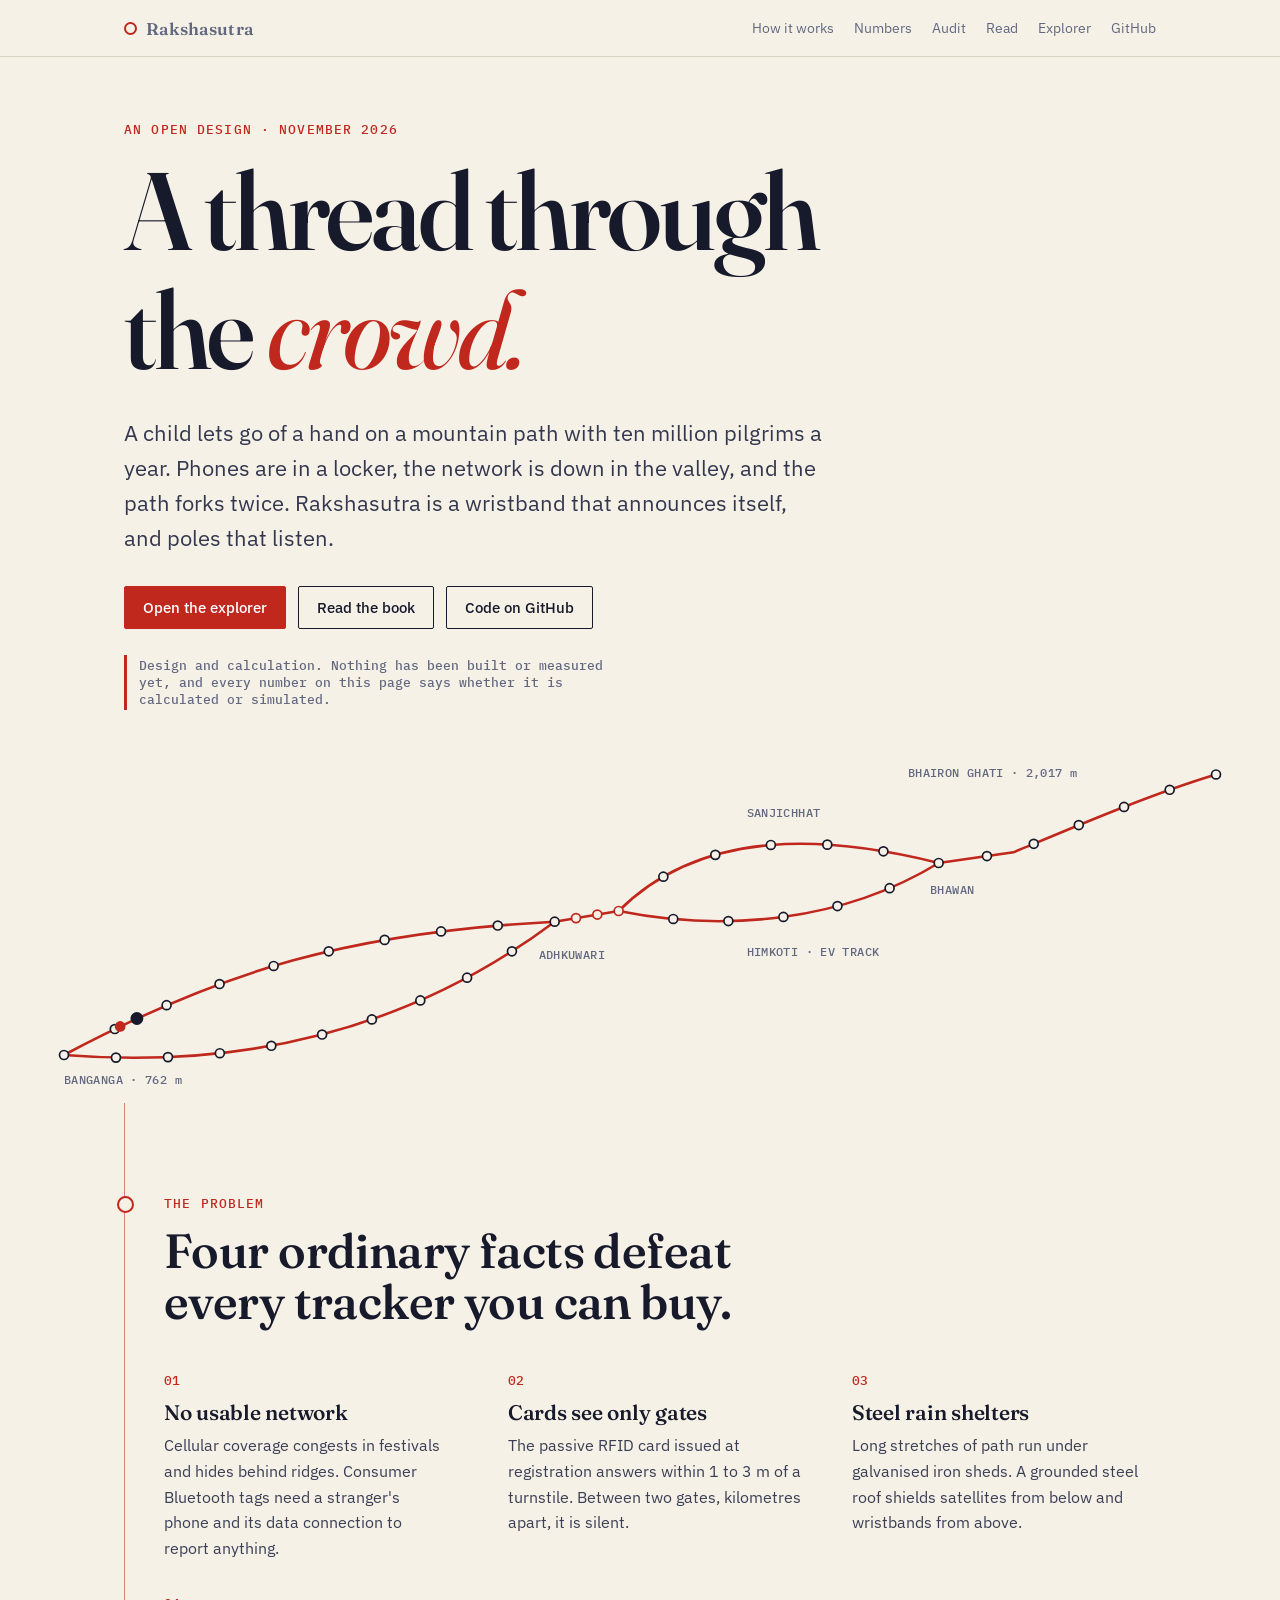
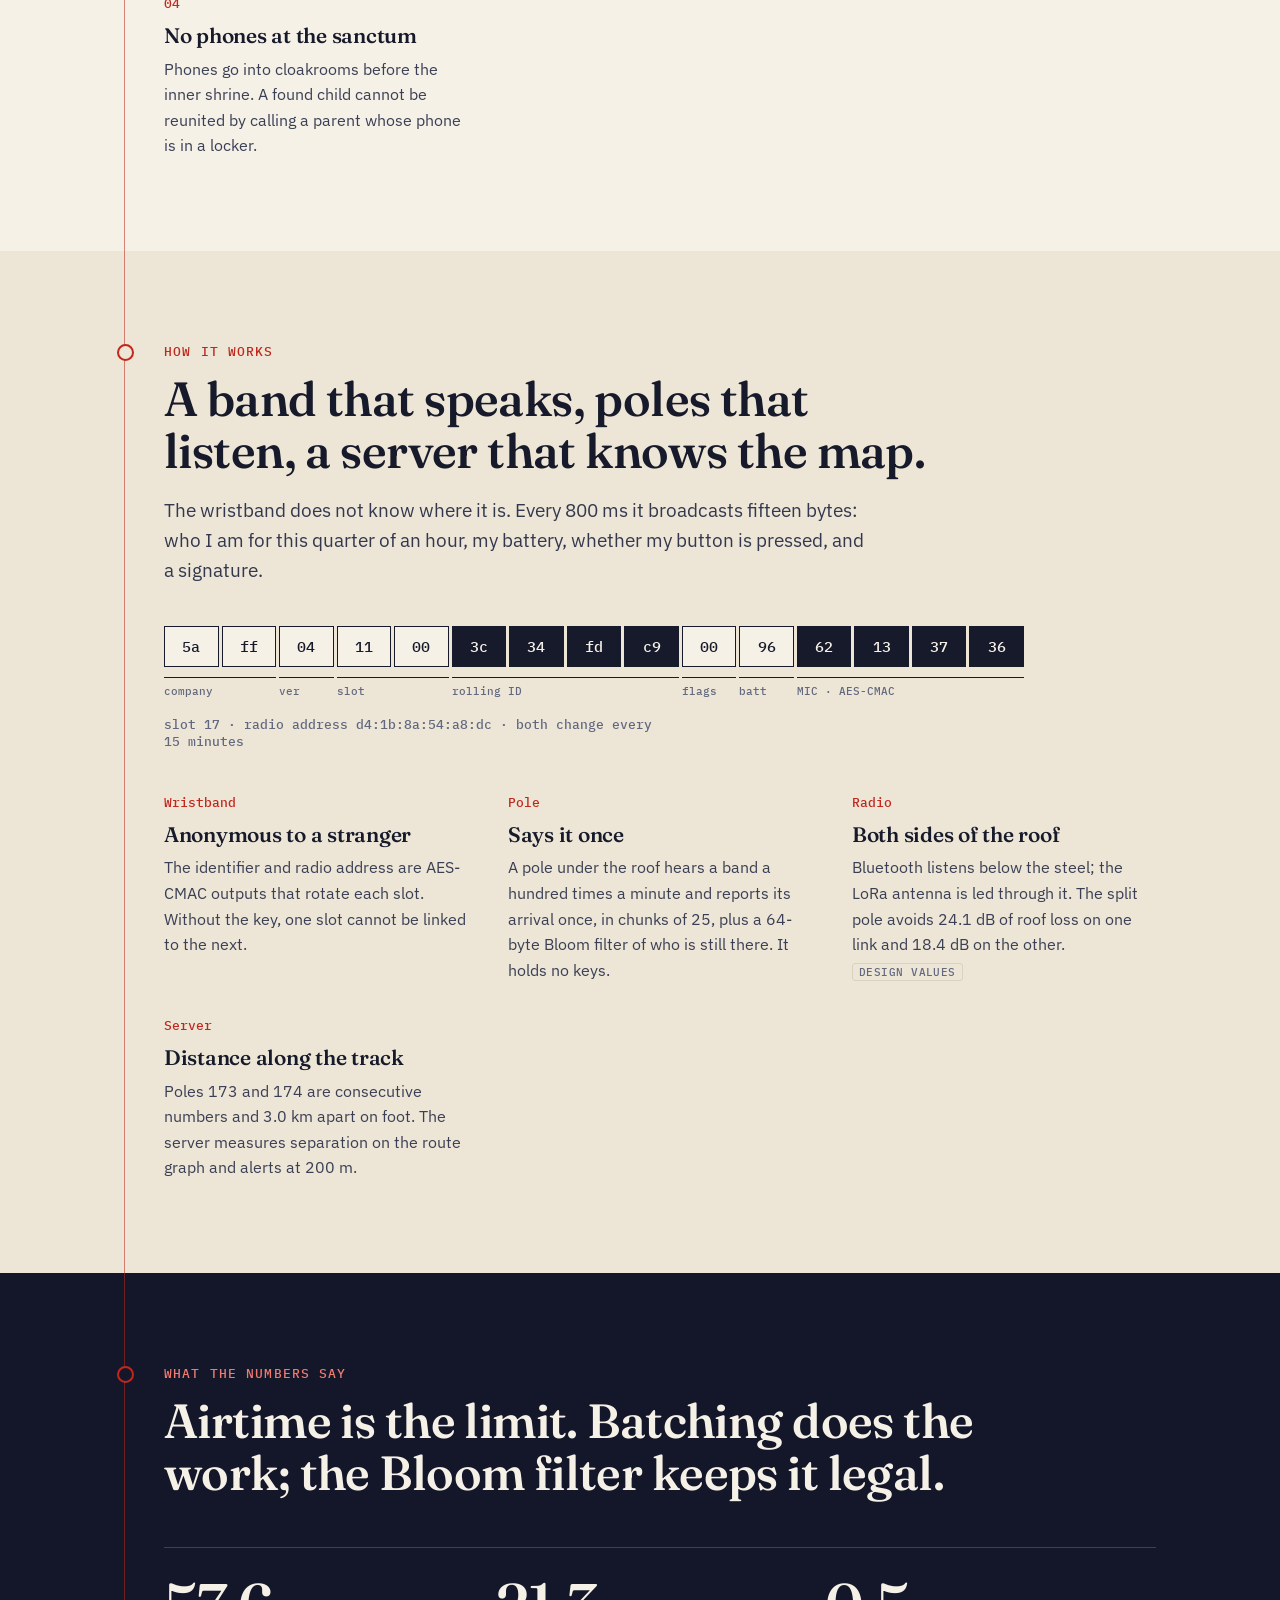
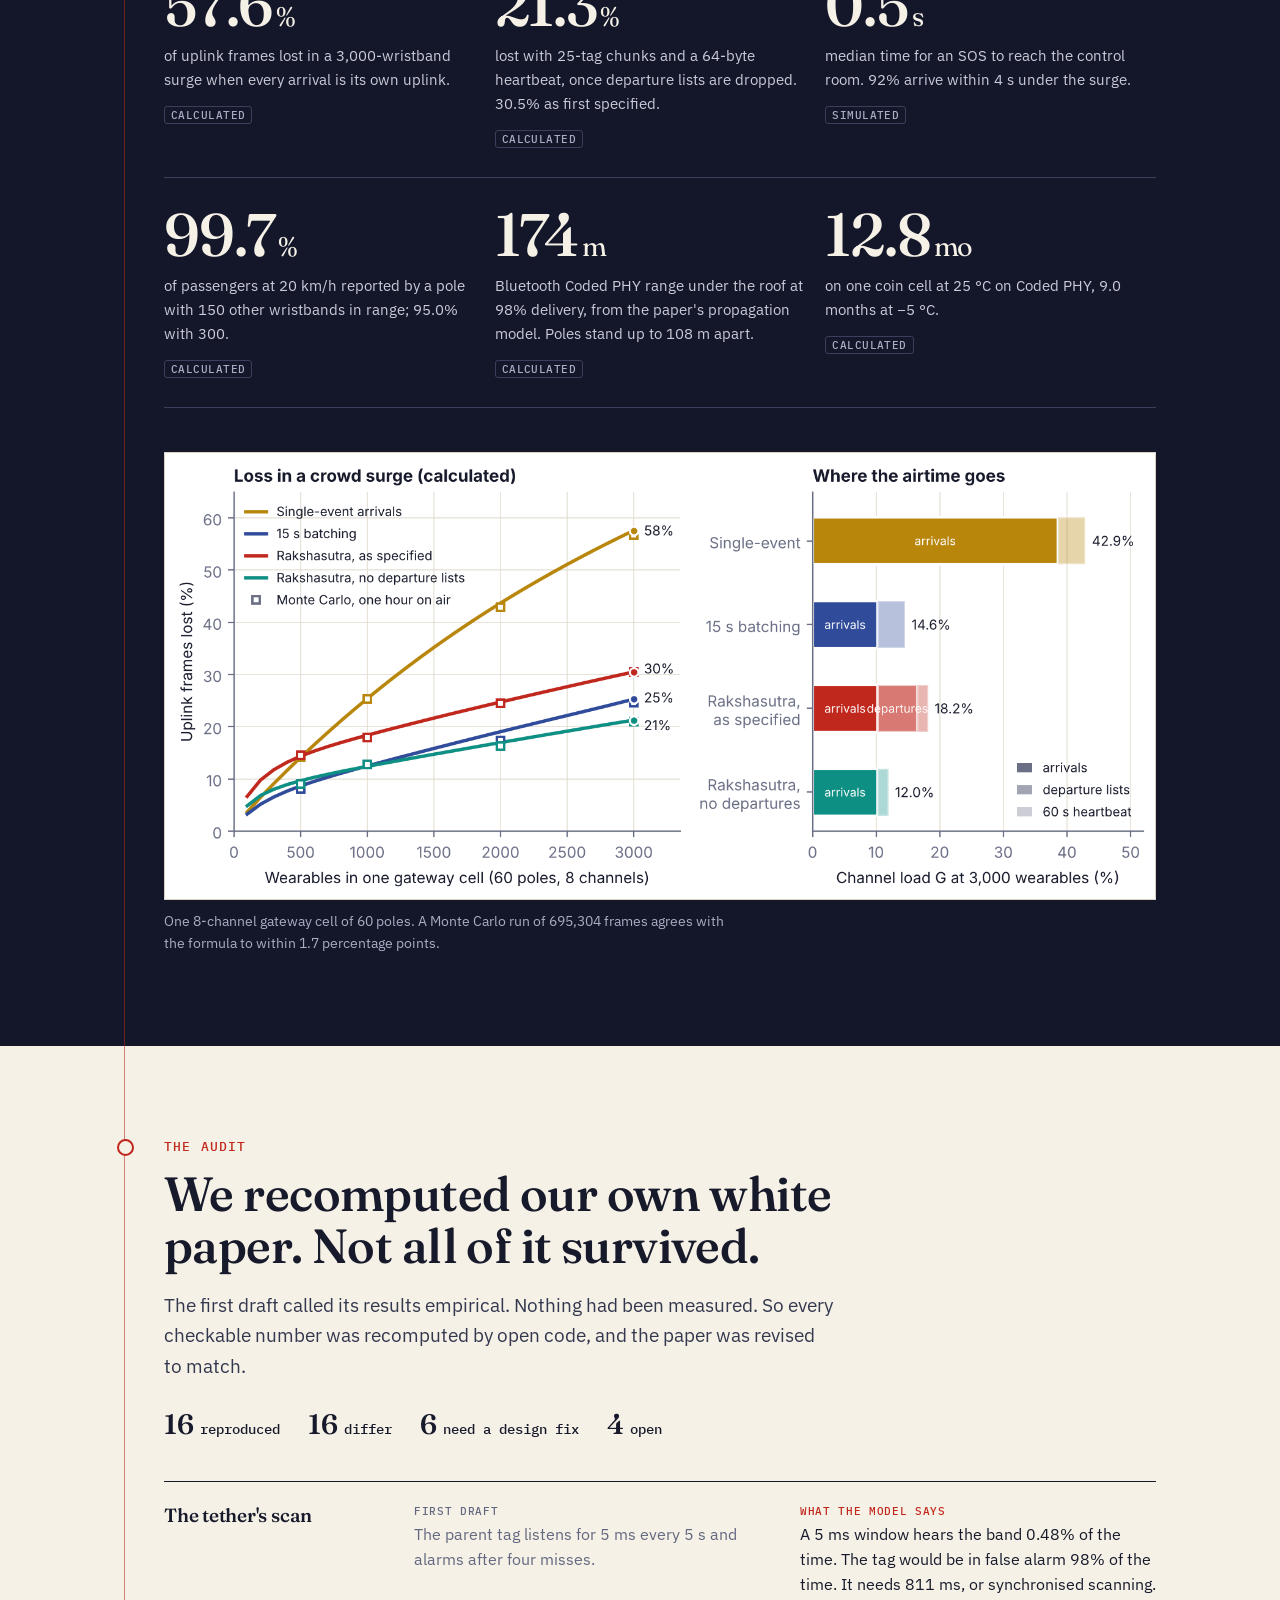
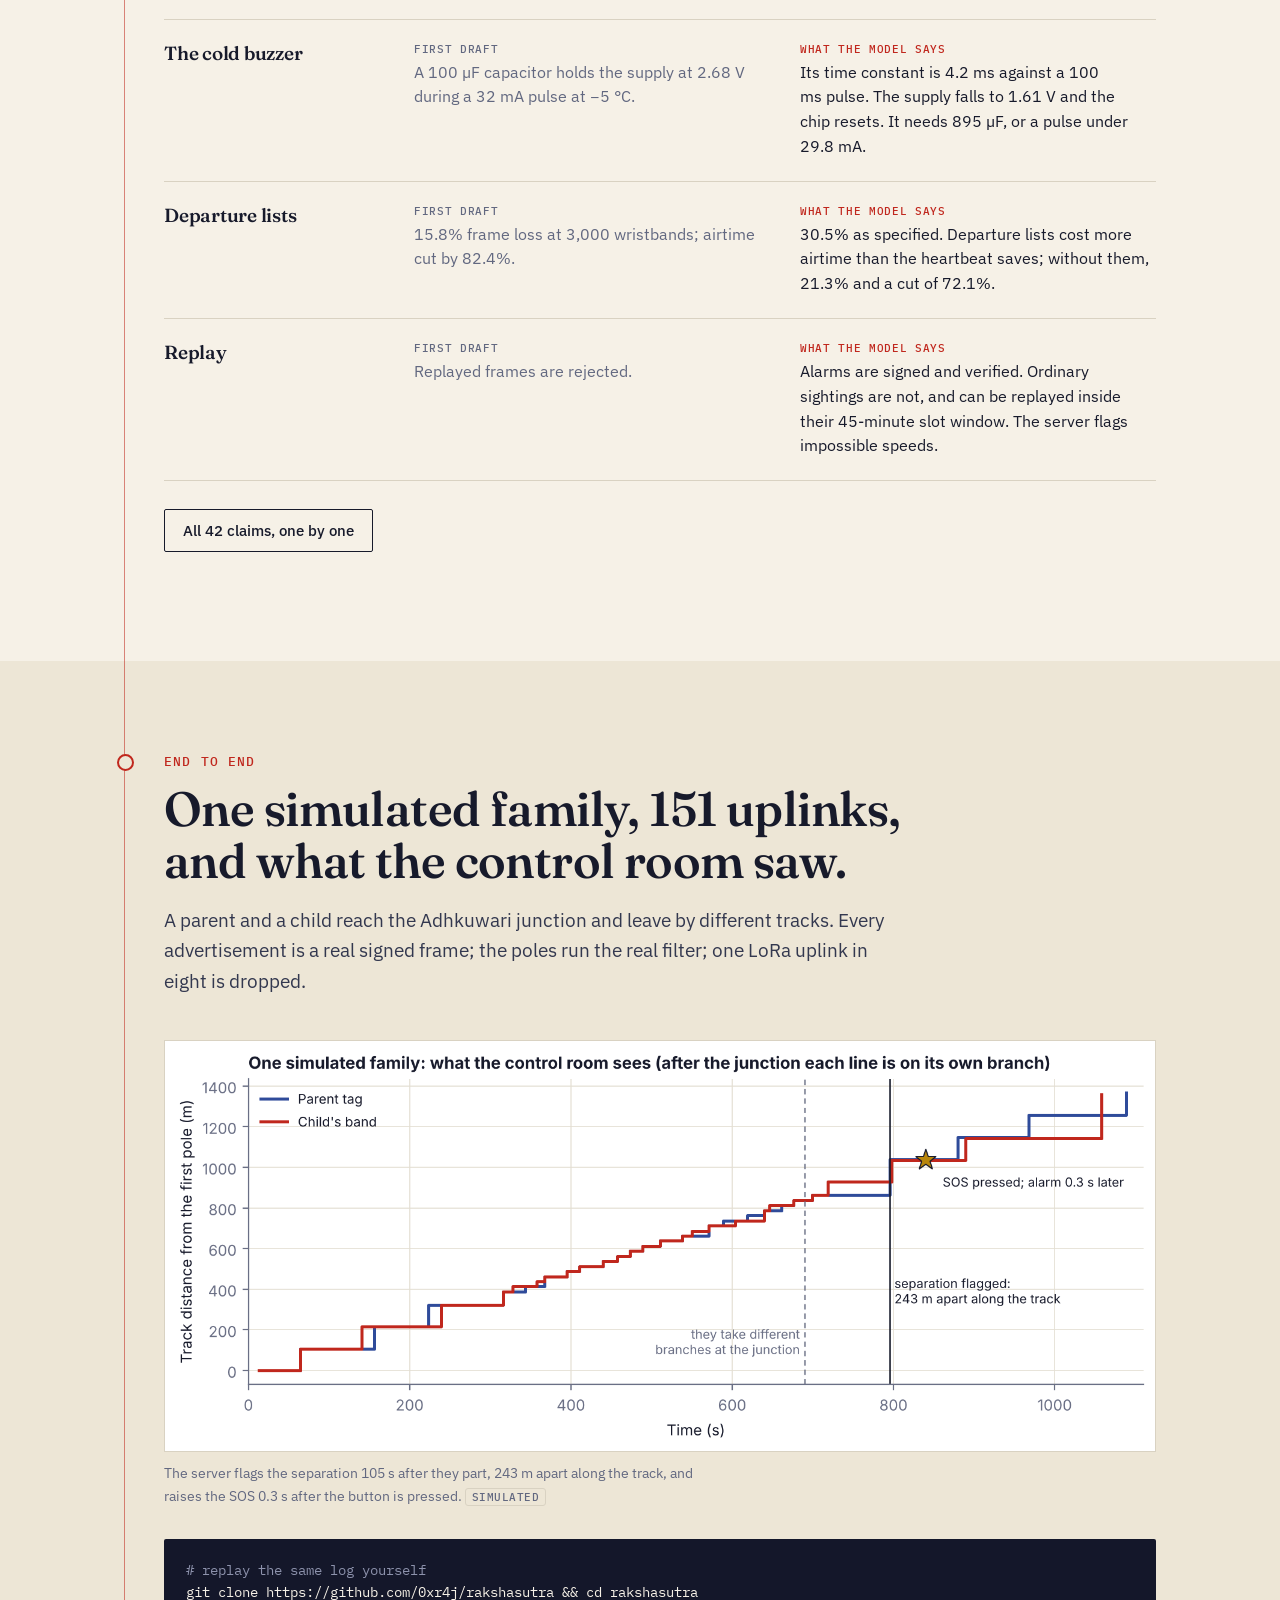
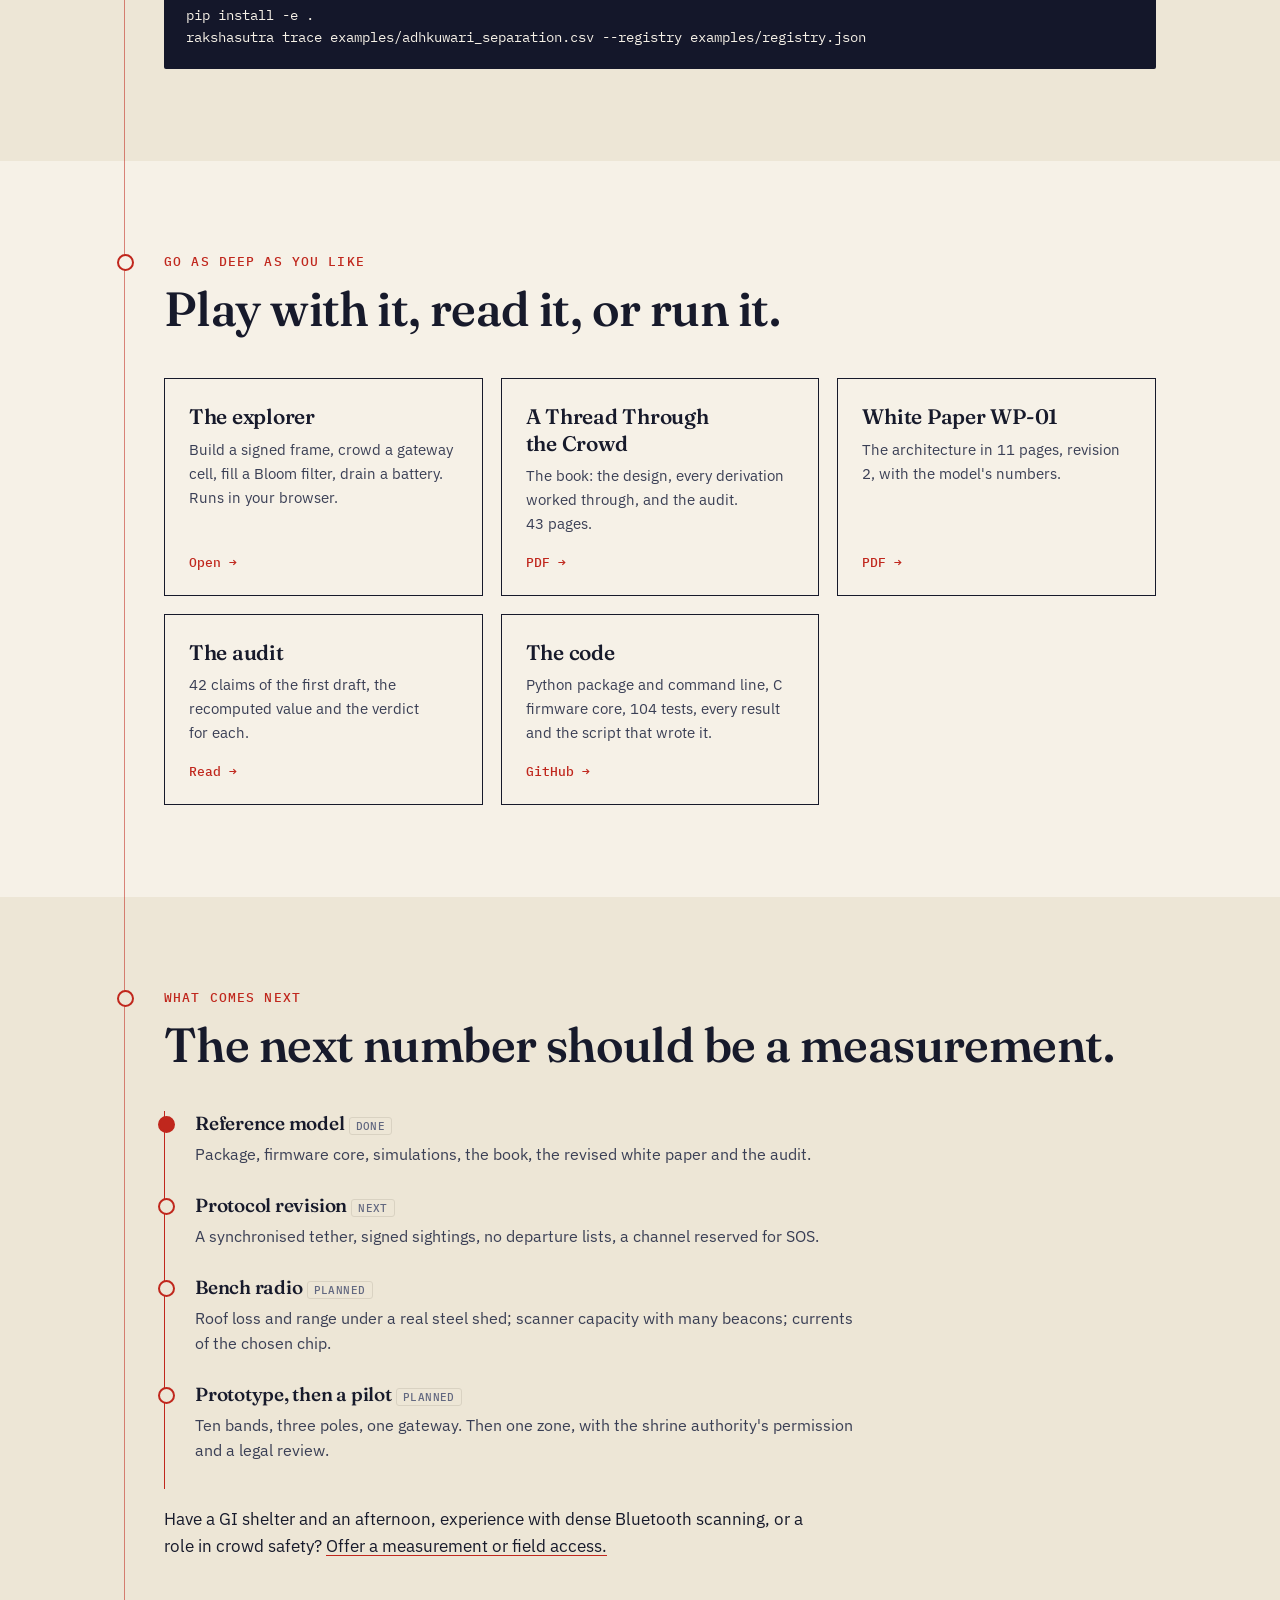
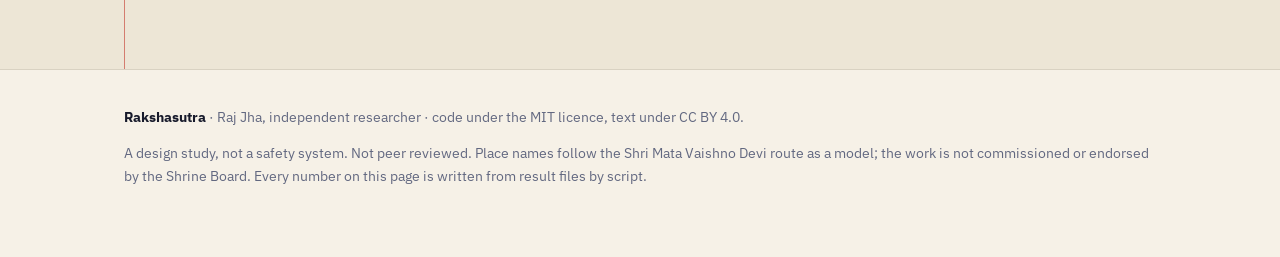
<file: docs/index.html>
<!doctype html>
<html lang="en">
<head>
<meta charset="utf-8">
<meta name="viewport" content="width=device-width,initial-scale=1,viewport-fit=cover">
<title>Rakshasutra</title>
<meta name="description" content="Rakshasutra is an open design for finding separated children and elders on a mountain pilgrimage route without phones or cellular coverage: a signed Bluetooth wristband, poles that filter at the edge, and LoRaWAN. Design and calculation; nothing built or measured yet.">
<meta name="theme-color" content="#F6F1E7">
<meta property="og:type" content="website">
<meta property="og:site_name" content="Rakshasutra">
<meta property="og:title" content="Rakshasutra · A thread through the crowd">
<meta property="og:description" content="An open design for finding separated children and elders on a mountain pilgrimage route, without phones or cellular coverage. Every number recomputed by open code.">
<meta property="og:url" content="https://0xr4j.github.io/rakshasutra/">
<meta property="og:image" content="https://0xr4j.github.io/rakshasutra/img/og-card.png">
<meta property="og:image:width" content="1200"><meta property="og:image:height" content="630">
<meta name="twitter:card" content="summary_large_image">
<link rel="icon" href="rs-icon.svg" type="image/svg+xml"><link rel="icon" href="rs-icon-32.png" sizes="32x32" type="image/png">
<link rel="apple-touch-icon" href="rs-touch-icon.png">
<link rel="preconnect" href="https://fonts.googleapis.com"><link rel="preconnect" href="https://fonts.gstatic.com" crossorigin>
<link href="https://fonts.googleapis.com/css2?family=Fraunces:opsz,wght@9..144,400..700&family=IBM+Plex+Mono:wght@400;500&family=IBM+Plex+Sans:wght@400;500;600&display=swap" rel="stylesheet">
<style>
:root{--paper:#F6F1E7;--paper2:#EDE6D6;--ink:#171A2B;--muted:#626880;--red:#C0271D;--rule:#D9D2C2;--night:#14172A;--cream:#F6F1E7;
--serif:"Fraunces",Georgia,serif;--sans:"IBM Plex Sans",system-ui,sans-serif;--mono:"IBM Plex Mono",ui-monospace,monospace}
*{box-sizing:border-box}html{scroll-behavior:smooth}
body{margin:0;background:var(--paper);color:var(--ink);font:17px/1.6 var(--sans);-webkit-font-smoothing:antialiased}
a{color:inherit;text-decoration-color:var(--red);text-underline-offset:3px}a:hover{color:var(--red)}
a:focus-visible,button:focus-visible,input:focus-visible{outline:2px solid var(--red);outline-offset:3px}
.wrap{max-width:1080px;margin:0 auto;padding:0 24px}
nav{position:sticky;top:0;z-index:10;background:color-mix(in srgb,var(--paper) 92%,transparent);backdrop-filter:blur(8px);border-bottom:1px solid var(--rule)}
nav .wrap{display:flex;align-items:center;gap:22px;height:56px;font-size:14px}
nav .brand{font:600 17px var(--serif);letter-spacing:.01em;text-decoration:none;display:flex;align-items:center;gap:9px;margin-right:auto}
nav a{text-decoration:none;color:var(--muted)}nav a:hover,nav a[aria-current]{color:var(--ink)}
nav .links{display:flex;gap:20px;overflow-x:auto;white-space:nowrap}
.knot{width:13px;height:13px;border-radius:50%;border:2.5px solid var(--red);display:inline-block;flex:none}
h1,h2,h3{font-family:var(--serif);font-weight:560;line-height:1.08;letter-spacing:-.012em;margin:0;text-wrap:balance}
h2{font-size:clamp(30px,4.6vw,48px)}h3{font-size:21px;line-height:1.25}
p{margin:0 0 1em;max-width:66ch;text-wrap:pretty}
.eyebrow{font:500 12.5px var(--mono);letter-spacing:.09em;text-transform:uppercase;color:var(--red);margin-bottom:14px;display:block}
.tag{font:500 11px var(--mono);letter-spacing:.04em;text-transform:uppercase;color:var(--muted);border:1px solid var(--rule);border-radius:3px;padding:1px 6px;white-space:nowrap}
.btn{display:inline-flex;align-items:center;gap:8px;font:500 15px var(--sans);padding:11px 18px;border:1.5px solid var(--ink);text-decoration:none;border-radius:2px;background:transparent;color:var(--ink);cursor:pointer}
.btn.primary{background:var(--red);border-color:var(--red);color:#fff}.btn:hover{background:var(--ink);border-color:var(--ink);color:var(--paper)}
section{padding:92px 0;position:relative}section.alt{background:var(--paper2)}
section.dark{background:var(--night);color:var(--cream)}section.dark .eyebrow{color:#EF7A6E}section.dark p{color:#C9CBD8}
section.dark .tag{border-color:#3A3F5C;color:#A9ADC4}
.mono{font-family:var(--mono)}
footer{border-top:1px solid var(--rule);padding:36px 0 56px;font-size:14px;color:var(--muted)}
footer p{max-width:none}
@media (max-width:640px){body{font-size:16px}section{padding:64px 0}nav .wrap{gap:14px}}
@media (prefers-reduced-motion:reduce){html{scroll-behavior:auto}*{animation:none!important;transition:none!important}}

/* ---------- hero */
.hero{padding:64px 0 0;overflow:hidden}
.hero h1{font-size:clamp(46px,8.6vw,112px);letter-spacing:-.03em;max-width:11ch}
.hero h1 em{font-style:italic;color:var(--red);font-weight:420}
.hero .lede{font-size:clamp(18px,2.1vw,22px);max-width:54ch;margin:26px 0 30px;color:#33384F}
.hero .cta{display:flex;flex-wrap:wrap;gap:12px;margin-bottom:22px}
.status{display:inline-flex;gap:10px;align-items:baseline;font:500 13px var(--mono);color:var(--muted);border-left:3px solid var(--red);padding:2px 0 2px 12px;max-width:60ch}
.route{display:block;width:100%;height:auto;margin-top:28px}
.route .track{fill:none;stroke:var(--red);stroke-width:2.4;stroke-linecap:round}
.route .pole{fill:var(--paper);stroke:var(--ink);stroke-width:1.6}
.route .pole.fib{stroke:var(--red)}
.route text{font:500 11.5px var(--mono);fill:var(--muted);letter-spacing:.03em}
.route .ping{fill:none;stroke:var(--red);stroke-width:1.5;opacity:0}
@media (max-width:640px){.route text{display:none}}
@keyframes ping{0%{r:4;opacity:.9}100%{r:26;opacity:0}}
.route .walker{fill:var(--ink)}.route .walker.child{fill:var(--red)}
/* ---------- thread down the page */
.thread{position:absolute;left:max(24px,calc(50% - 540px + 24px));top:0;bottom:0;width:0;border-left:1.5px solid var(--red);opacity:.55}
.threaded .wrap{padding-left:64px}.threaded .eyebrow{position:relative}
.threaded .eyebrow::before{content:"";position:absolute;left:-47.5px;top:1px;width:13px;height:13px;border-radius:50%;background:var(--paper);border:2.5px solid var(--red)}
section.alt.threaded .eyebrow::before{background:var(--paper2)}section.dark.threaded .eyebrow::before{background:var(--night)}
@media (max-width:640px){.threaded .wrap{padding-left:46px}.thread{left:22px}.threaded .eyebrow::before{left:-31.5px}}
/* ---------- content blocks */
.cols{display:grid;grid-template-columns:repeat(auto-fit,minmax(230px,1fr));gap:34px 40px;margin-top:44px}
.cols h3{margin-bottom:8px}.cols p{font-size:16px;color:#3A3F55;margin:0}
.num{font:500 13px var(--mono);color:var(--red);display:block;margin-bottom:10px}
.lead{font-size:19px;color:#33384F;margin-top:18px}
.frame{display:grid;grid-template-columns:repeat(15,minmax(0,1fr));gap:3px;margin:40px 0 10px;max-width:860px}
.frame b{font:500 clamp(10px,1.6vw,15px) var(--mono);background:var(--paper);border:1px solid var(--ink);padding:10px 0;text-align:center;transition:background .4s,color .4s}
.frame b.id,.frame b.mic{background:var(--ink);color:var(--paper)}.frame b.flip{background:var(--red);border-color:var(--red);color:#fff}
.legend{display:grid;grid-template-columns:repeat(15,minmax(0,1fr));gap:3px;max-width:860px;font:500 11px var(--mono);color:var(--muted)}
.legend span{border-top:1.5px solid var(--ink);padding-top:6px;line-height:1.3}
.slot{font:500 13px var(--mono);color:var(--muted);margin-top:18px}
.stats{display:grid;grid-template-columns:repeat(auto-fit,minmax(280px,1fr));gap:0;margin-top:48px;border-top:1px solid #3A3F5C}
.stat{padding:26px 22px 26px 0;border-bottom:1px solid #3A3F5C}
.stat .v{font:520 clamp(40px,5.4vw,60px)/1 var(--serif);letter-spacing:-.02em;color:var(--cream)}.stat .v small{font-size:.45em;font-weight:400;margin-left:3px}
.stat p{font-size:15px;margin:10px 0 8px;color:#C9CBD8}
figure{margin:44px 0 0}figure img{width:100%;height:auto;display:block;background:#fff;border:1px solid var(--rule)}
figcaption{font-size:14px;color:var(--muted);margin-top:10px;max-width:70ch}
section.dark figcaption{color:#A9ADC4}
.fixes{margin-top:40px;border-top:1.5px solid var(--ink)}
.fix{display:grid;grid-template-columns:minmax(150px,220px) 1fr 1fr;gap:10px 30px;padding:22px 0;border-bottom:1px solid var(--rule)}
.fix h3{font-size:19px}.fix p{font-size:15.5px;margin:0}.fix .was{color:var(--muted)}.fix .was::before,.fix .is::before{display:block;font:500 11px var(--mono);letter-spacing:.06em;text-transform:uppercase;margin-bottom:4px}
.fix .was::before{content:"First draft";color:var(--muted)}.fix .is::before{content:"What the model says";color:var(--red)}
@media (max-width:760px){.fix{grid-template-columns:1fr}}
.tally{display:flex;flex-wrap:wrap;gap:8px 28px;margin-top:26px;font:500 14px var(--mono)}.tally b{font:560 28px var(--serif);margin-right:6px}
.cards{display:grid;grid-template-columns:repeat(auto-fit,minmax(240px,1fr));gap:18px;margin-top:44px}
.card{display:flex;flex-direction:column;gap:8px;padding:24px;border:1.5px solid var(--ink);text-decoration:none;background:var(--paper);transition:transform .2s,box-shadow .2s}
.card:hover{transform:translate(-3px,-3px);box-shadow:6px 6px 0 var(--red);color:var(--ink)}
.card p{font-size:15px;color:#3A3F55;margin:0}.card .go{margin-top:auto;padding-top:10px;font:500 13px var(--mono);color:var(--red)}
pre{font:14px/1.6 var(--mono);background:var(--night);color:var(--cream);padding:20px 22px;overflow-x:auto;margin:32px 0 0;border-radius:2px}
pre .c{color:#8D92AC}
.road{margin-top:40px;border-left:1.5px solid var(--red);padding-left:0;list-style:none}
.road li{position:relative;padding:0 0 26px 30px}.road li::before{content:"";position:absolute;left:-7.5px;top:5px;width:13px;height:13px;border-radius:50%;background:var(--paper2);border:2.5px solid var(--red)}
.road li.done::before{background:var(--red)}.road h3{font-size:19px;display:inline}.road p{font-size:15.5px;margin:4px 0 0;color:#3A3F55}
.rv{opacity:0;transform:translateY(14px);transition:opacity .7s,transform .7s}.rv.in{opacity:1;transform:none}
@media (prefers-reduced-motion:reduce){.rv{opacity:1;transform:none}}
</style>
</head>
<body>
<nav><div class="wrap">
  <a class="brand" href="./"><span class="knot"></span>Rakshasutra</a>
  <div class="links"><a href="#how">How it works</a><a href="#numbers">Numbers</a><a href="#audit">Audit</a><a href="#read">Read</a>
  <a href="explorer.html">Explorer</a><a href="https://github.com/0xr4j/rakshasutra">GitHub</a></div>
</div></nav>

<header class="hero"><div class="wrap">
  <span class="eyebrow">An open design · November 2026</span>
  <h1>A thread through the <em>crowd.</em></h1>
  <p class="lede">A child lets go of a hand on a mountain path with ten million pilgrims a year. Phones are in a locker, the network is down in the valley, and the path forks twice. Rakshasutra is a wristband that announces itself, and poles that listen.</p>
  <div class="cta"><a class="btn primary" href="explorer.html">Open the explorer</a><a class="btn" href="A-Thread-Through-the-Crowd-Rakshasutra.pdf">Read the book</a><a class="btn" href="https://github.com/0xr4j/rakshasutra">Code on GitHub</a></div>
  <p class="status">Design and calculation. Nothing has been built or measured yet, and every number on this page says whether it is calculated or simulated.</p>
</div>
<svg class="route" viewBox="0 0 1200 330" role="img" aria-label="The model route drawn as a thread: two tracks from Banganga meet at Adhkuwari, split again into the Himkoti and Sanjichhat tracks, meet at the Bhawan and climb to Bhairon Ghati. A parent and a child walk together, take different branches at the junction, and the poles near each light up as they pass.">
  <path id="tA" class="track" d="M60 285 C 210 205, 330 170, 520 160"/>
  <path id="tB" class="track" d="M60 285 C 250 300, 400 250, 520 160"/>
  <path id="tH" class="track" d="M520 160 L 580 150"/>
  <path id="tC" class="track" d="M580 150 C 660 70, 780 80, 880 105"/>
  <path id="tD" class="track" d="M580 150 C 680 170, 790 160, 880 105"/>
  <path id="tE" class="track" d="M880 105 L 950 95 C 1010 70, 1080 40, 1140 22"/>
  <path id="parentPath" d="M60 285 C 210 205, 330 170, 520 160 L 580 150 C 680 170, 790 160, 880 105 L 950 95" fill="none"/>
  <path id="childPath" d="M60 285 C 210 205, 330 170, 520 160 L 580 150 C 660 70, 780 80, 880 105 L 950 95" fill="none"/>
  <g id="poles"></g>
  <text x="60" y="312">BANGANGA · 762 m</text><text x="505" y="195">ADHKUWARI</text><text x="700" y="62">SANJICHHAT</text>
  <text x="700" y="192">HIMKOTI · EV TRACK</text><text x="872" y="134">BHAWAN</text><text x="1010" y="24" text-anchor="end">BHAIRON GHATI · 2,017 m</text>
  <circle class="walker" r="6"><animateMotion dur="26s" repeatCount="indefinite"><mpath href="#parentPath"/></animateMotion></circle>
  <circle class="walker child" r="5"><animateMotion dur="26s" repeatCount="indefinite" begin="0.5s"><mpath href="#childPath"/></animateMotion></circle>
</svg>
</header>

<section class="threaded" id="problem"><div class="thread"></div><div class="wrap">
  <span class="eyebrow rv">The problem</span>
  <h2 class="rv">Four ordinary facts defeat every tracker you can buy.</h2>
  <div class="cols">
    <div class="rv"><span class="num">01</span><h3>No usable network</h3><p>Cellular coverage congests in festivals and hides behind ridges. Consumer Bluetooth tags need a stranger's phone and its data connection to report anything.</p></div>
    <div class="rv"><span class="num">02</span><h3>Cards see only gates</h3><p>The passive RFID card issued at registration answers within 1 to 3 m of a turnstile. Between two gates, kilometres apart, it is silent.</p></div>
    <div class="rv"><span class="num">03</span><h3>Steel rain shelters</h3><p>Long stretches of path run under galvanised iron sheds. A grounded steel roof shields satellites from below and wristbands from above.</p></div>
    <div class="rv"><span class="num">04</span><h3>No phones at the sanctum</h3><p>Phones go into cloakrooms before the inner shrine. A found child cannot be reunited by calling a parent whose phone is in a locker.</p></div>
  </div>
</div></section>

<section class="alt threaded" id="how"><div class="thread"></div><div class="wrap">
  <span class="eyebrow rv">How it works</span>
  <h2 class="rv">A band that speaks, poles that listen, a server that knows the map.</h2>
  <p class="lead rv">The wristband does not know where it is. Every 800 ms it broadcasts fifteen bytes: who I am for this quarter of an hour, my battery, whether my button is pressed, and a signature.</p>
  <div class="frame rv" id="frame" aria-label="The fifteen bytes of a signed advertisement"></div>
  <div class="legend rv" aria-hidden="true"><span style="grid-column:span 2">company</span><span>ver</span><span style="grid-column:span 2">slot</span><span style="grid-column:span 4">rolling ID</span><span>flags</span><span>batt</span><span style="grid-column:span 4">MIC · AES-CMAC</span></div>
  <p class="slot rv" id="slot">slot 17 · the identifier and the radio address change every 15 minutes</p>
  <div class="cols">
    <div class="rv"><span class="num">Wristband</span><h3>Anonymous to a stranger</h3><p>The identifier and radio address are AES-CMAC outputs that rotate each slot. Without the key, one slot cannot be linked to the next.</p></div>
    <div class="rv"><span class="num">Pole</span><h3>Says it once</h3><p>A pole under the roof hears a band a hundred times a minute and reports its arrival once, in chunks of 25, plus a 64-byte Bloom filter of who is still there. It holds no keys.</p></div>
    <div class="rv"><span class="num">Radio</span><h3>Both sides of the roof</h3><p>Bluetooth listens below the steel; the LoRa antenna is led through it. The split pole avoids 24.1 dB of roof loss on one link and 18.4 dB on the other. <span class="tag">design values</span></p></div>
    <div class="rv"><span class="num">Server</span><h3>Distance along the track</h3><p>Poles 173 and 174 are consecutive numbers and 3.0 km apart on foot. The server measures separation on the route graph and alerts at 200 m.</p></div>
  </div>
</div></section>

<section class="dark threaded" id="numbers"><div class="thread"></div><div class="wrap">
  <span class="eyebrow rv">What the numbers say</span>
  <h2 class="rv">Airtime is the limit. Batching does the work; the Bloom filter keeps it legal.</h2>
  <div class="stats">
    <div class="stat rv"><div class="v">57.6<small>%</small></div><p>of uplink frames lost in a 3,000-wristband surge when every arrival is its own uplink.</p><span class="tag">calculated</span></div>
    <div class="stat rv"><div class="v">21.3<small>%</small></div><p>lost with 25-tag chunks and a 64-byte heartbeat, once departure lists are dropped. 30.5% as first specified.</p><span class="tag">calculated</span></div>
    <div class="stat rv"><div class="v">0.5<small>s</small></div><p>median time for an SOS to reach the control room. 92% arrive within 4 s under the surge.</p><span class="tag">simulated</span></div>
    <div class="stat rv"><div class="v">99.7<small>%</small></div><p>of passengers at 20 km/h reported by a pole with 150 other wristbands in range; 95.0% with 300.</p><span class="tag">calculated</span></div>
    <div class="stat rv"><div class="v">174<small>m</small></div><p>Bluetooth Coded PHY range under the roof at 98% delivery, from the paper's propagation model. Poles stand up to 108 m apart.</p><span class="tag">calculated</span></div>
    <div class="stat rv"><div class="v">12.8<small>mo</small></div><p>on one coin cell at 25 °C on Coded PHY, 9.0 months at −5 °C.</p><span class="tag">calculated</span></div>
  </div>
  <figure class="rv"><img src="img/capacity.png" alt="Left: uplink frame loss against the number of wristbands in one gateway cell for four forwarding designs, with Monte Carlo points on the curves. Right: channel load of each design at 3,000 wristbands, split into arrivals, departure lists and heartbeat.">
  <figcaption>One 8-channel gateway cell of 60 poles. A Monte Carlo run of 695,304 frames agrees with the formula to within 1.7 percentage points.</figcaption></figure>
</div></section>

<section class="threaded" id="audit"><div class="thread"></div><div class="wrap">
  <span class="eyebrow rv">The audit</span>
  <h2 class="rv">We recomputed our own white paper. Not all of it survived.</h2>
  <p class="lead rv">The first draft called its results empirical. Nothing had been measured. So every checkable number was recomputed by open code, and the paper was revised to match.</p>
  <div class="tally rv"><span><b>16</b>reproduced</span><span><b>16</b>differ</span><span><b>6</b>need a design fix</span><span><b>4</b>open</span></div>
  <div class="fixes">
    <div class="fix rv"><h3>The tether's scan</h3><p class="was">The parent tag listens for 5 ms every 5 s and alarms after four misses.</p><p class="is">A 5 ms window hears the band 0.48% of the time. The tag would be in false alarm 98% of the time. It needs 811 ms, or synchronised scanning.</p></div>
    <div class="fix rv"><h3>The cold buzzer</h3><p class="was">A 100 µF capacitor holds the supply at 2.68 V during a 32 mA pulse at −5 °C.</p><p class="is">Its time constant is 4.2 ms against a 100 ms pulse. The supply falls to 1.61 V and the chip resets. It needs 895 µF, or a pulse under 29.8 mA.</p></div>
    <div class="fix rv"><h3>Departure lists</h3><p class="was">15.8% frame loss at 3,000 wristbands; airtime cut by 82.4%.</p><p class="is">30.5% as specified. Departure lists cost more airtime than the heartbeat saves; without them, 21.3% and a cut of 72.1%.</p></div>
    <div class="fix rv"><h3>Replay</h3><p class="was">Replayed frames are rejected.</p><p class="is">Alarms are signed and verified. Ordinary sightings are not, and can be replayed inside their 45-minute slot window. The server flags impossible speeds.</p></div>
  </div>
  <p style="margin-top:28px" class="rv"><a class="btn" href="audit.html">All 42 claims, one by one</a></p>
</div></section>

<section class="alt threaded" id="walk"><div class="thread"></div><div class="wrap">
  <span class="eyebrow rv">End to end</span>
  <h2 class="rv">One simulated family, 151 uplinks, and what the control room saw.</h2>
  <p class="lead rv">A parent and a child reach the Adhkuwari junction and leave by different tracks. Every advertisement is a real signed frame; the poles run the real filter; one LoRa uplink in eight is dropped.</p>
  <figure class="rv"><img src="img/walk.png" alt="Track distance of the parent tag and the child's band over time as reconstructed by the server, with the moment they take different branches, the moment the separation is flagged, and the SOS.">
  <figcaption>The server flags the separation 105 s after they part, 243 m apart along the track, and raises the SOS 0.3 s after the button is pressed. <span class="tag">simulated</span></figcaption></figure>
<pre><span class="c"># replay the same log yourself</span>
git clone https://github.com/0xr4j/rakshasutra && cd rakshasutra
pip install -e .
rakshasutra trace examples/adhkuwari_separation.csv --registry examples/registry.json</pre>
</div></section>

<section class="threaded" id="read"><div class="thread"></div><div class="wrap">
  <span class="eyebrow rv">Go as deep as you like</span>
  <h2 class="rv">Play with it, read it, or run it.</h2>
  <div class="cards">
    <a class="card rv" href="explorer.html"><h3>The explorer</h3><p>Build a signed frame, crowd a gateway cell, fill a Bloom filter, drain a battery. Runs in your browser.</p><span class="go">Open →</span></a>
    <a class="card rv" href="A-Thread-Through-the-Crowd-Rakshasutra.pdf"><h3>A Thread Through the Crowd</h3><p>The book: the design, every derivation worked through, and the audit. 43 pages.</p><span class="go">PDF →</span></a>
    <a class="card rv" href="Rakshasutra-White-Paper-WP01.pdf"><h3>White Paper WP-01</h3><p>The architecture in 11 pages, revision 2, with the model's numbers.</p><span class="go">PDF →</span></a>
    <a class="card rv" href="audit.html"><h3>The audit</h3><p>42 claims of the first draft, the recomputed value and the verdict for each.</p><span class="go">Read →</span></a>
    <a class="card rv" href="https://github.com/0xr4j/rakshasutra"><h3>The code</h3><p>Python package and command line, C firmware core, 104 tests, every result and the script that wrote it.</p><span class="go">GitHub →</span></a>
  </div>
</div></section>

<section class="alt threaded" id="next"><div class="thread"></div><div class="wrap">
  <span class="eyebrow rv">What comes next</span>
  <h2 class="rv">The next number should be a measurement.</h2>
  <ol class="road">
    <li class="done rv"><h3>Reference model</h3> <span class="tag">done</span><p>Package, firmware core, simulations, the book, the revised white paper and the audit.</p></li>
    <li class="rv"><h3>Protocol revision</h3> <span class="tag">next</span><p>A synchronised tether, signed sightings, no departure lists, a channel reserved for SOS.</p></li>
    <li class="rv"><h3>Bench radio</h3> <span class="tag">planned</span><p>Roof loss and range under a real steel shed; scanner capacity with many beacons; currents of the chosen chip.</p></li>
    <li class="rv"><h3>Prototype, then a pilot</h3> <span class="tag">planned</span><p>Ten bands, three poles, one gateway. Then one zone, with the shrine authority's permission and a legal review.</p></li>
  </ol>
  <p class="rv">Have a GI shelter and an afternoon, experience with dense Bluetooth scanning, or a role in crowd safety? <a href="https://github.com/0xr4j/rakshasutra/issues/new?template=offer-data.yml">Offer a measurement or field access.</a></p>
</div></section>

<footer><div class="wrap">
  <p><strong style="color:var(--ink)">Rakshasutra</strong> · Raj Jha, independent researcher · code under the MIT licence, text under CC BY 4.0.</p>
  <p>A design study, not a safety system. Not peer reviewed. Place names follow the Shri Mata Vaishno Devi route as a model; the work is not commissioned or endorsed by the Shrine Board. Every number on this page is written from result files by script.</p>
</div></footer>
<script>
/* Rakshasutra browser kernel: the same formulas as the Python reference, in plain JavaScript.
 * tests/test_demo_parity.py runs this file under Node and compares it with Python. */
(function (root) {
  "use strict";
  const SBOX = (function () {                      // AES S-box, generated rather than typed
    const s = new Uint8Array(256); let p = 1, q = 1;
    do {
      p = p ^ ((p << 1) & 0xff) ^ (p & 0x80 ? 0x1b : 0);
      q ^= q << 1; q ^= q << 2; q ^= q << 4; q &= 0xff; if (q & 0x80) q ^= 0x09;
      const x = q ^ ((q << 1) | (q >> 7)) ^ ((q << 2) | (q >> 6)) ^ ((q << 3) | (q >> 5)) ^ ((q << 4) | (q >> 4));
      s[p] = (x ^ 0x63) & 0xff;
    } while (p !== 1);
    s[0] = 0x63; return s;
  })();
  const RCON = [1, 2, 4, 8, 16, 32, 64, 128, 0x1b, 0x36];
  const xt = (a) => ((a << 1) ^ (a & 0x80 ? 0x1b : 0)) & 0xff;

  function aesEncrypt(key, block) {
    const rk = new Uint8Array(176); rk.set(key);
    for (let i = 16; i < 176; i += 4) {
      let w = [rk[i - 4], rk[i - 3], rk[i - 2], rk[i - 1]];
      if (i % 16 === 0) w = [SBOX[w[1]] ^ RCON[i / 16 - 1], SBOX[w[2]], SBOX[w[3]], SBOX[w[0]]];
      for (let c = 0; c < 4; c++) rk[i + c] = rk[i - 16 + c] ^ w[c];
    }
    let s = Uint8Array.from(block, (b, i) => b ^ rk[i]);
    for (let r = 1; r <= 10; r++) {
      const t = new Uint8Array(16);
      for (let c = 0; c < 4; c++) for (let i = 0; i < 4; i++) t[4 * c + i] = SBOX[s[(4 * (c + i) + i) % 16]];
      if (r !== 10) {
        for (let c = 0; c < 4; c++) {
          const [a0, a1, a2, a3] = [t[4 * c], t[4 * c + 1], t[4 * c + 2], t[4 * c + 3]];
          s[4 * c] = xt(a0) ^ xt(a1) ^ a1 ^ a2 ^ a3; s[4 * c + 1] = a0 ^ xt(a1) ^ xt(a2) ^ a2 ^ a3;
          s[4 * c + 2] = a0 ^ a1 ^ xt(a2) ^ xt(a3) ^ a3; s[4 * c + 3] = xt(a0) ^ a0 ^ a1 ^ a2 ^ xt(a3);
        }
      } else s = t;
      for (let i = 0; i < 16; i++) s[i] ^= rk[16 * r + i];
    }
    return s;
  }
  function dbl(b) {
    const o = new Uint8Array(16);
    for (let i = 0; i < 16; i++) o[i] = ((b[i] << 1) | (i < 15 ? b[i + 1] >> 7 : 0)) & 0xff;
    if (b[0] & 0x80) o[15] ^= 0x87;
    return o;
  }
  function aesCmac(key, msg) {
    const k1 = dbl(aesEncrypt(key, new Uint8Array(16))), k2 = dbl(k1);
    const n = Math.max(1, Math.ceil(msg.length / 16)), complete = msg.length > 0 && msg.length % 16 === 0;
    const last = new Uint8Array(16), rem = msg.length - (n - 1) * 16;
    last.set(msg.slice((n - 1) * 16));
    if (!complete) last[rem] = 0x80;
    let x = new Uint8Array(16);
    for (let i = 0; i < n - 1; i++) x = aesEncrypt(key, x.map((b, j) => b ^ msg[16 * i + j]));
    return aesEncrypt(key, x.map((b, j) => b ^ last[j] ^ (complete ? k1[j] : k2[j])));
  }
  const hex = (b) => Array.from(b, (x) => x.toString(16).padStart(2, "0")).join("");
  const unhex = (s) => Uint8Array.from((s.match(/../g) || []).map((x) => parseInt(x, 16)));

  function rollingId(key, c) { return aesCmac(key, [1, c & 0xff, (c >> 8) & 0xff]).slice(0, 4); }
  function macAddress(key, c) { const m = aesCmac(key, [2, c & 0xff, (c >> 8) & 0xff]).slice(0, 6); m[0] |= 0xc0; return m; }
  function buildFrame(key, c, flags, batteryCode, role) {
    const f = new Uint8Array(15);
    f[0] = 0x5a; f[1] = 0xff; f[2] = 4 | ((role & 1) << 4); f[3] = c & 0xff; f[4] = (c >> 8) & 0xff;
    f.set(rollingId(key, c), 5); f[9] = flags & 0xff; f[10] = batteryCode & 0xff;
    f.set(aesCmac(key, f.slice(2, 11)).slice(0, 4), 11);
    return f;
  }

  function timeOnAir(appBytes, sf) {                // seconds; SF7..SF10, 125 kHz, coding rate 4/5
    sf = sf || 7;
    const n = Math.max(Math.ceil((8 * (appBytes + 13) - 4 * sf + 44) / (4 * sf)) * 5, 0);
    return (Math.pow(2, sf) / 125000) * (8 + 4.25 + 8 + n);
  }
  function poisson(mean) {
    const pmf = []; let p = Math.exp(-mean), total = 0, k = 0;
    while (total < 1 - 1e-12 || k <= mean) {
      pmf.push(p); total += p; k += 1; p *= mean / k;
      if (k > mean + 60 * Math.sqrt(mean + 1) + 60) break;
    }
    return pmf;
  }
  function split(count, per, unit) {
    const out = []; for (let i = 0; i < Math.floor(count / per); i++) out.push(per * unit);
    if (count % per) out.push((count % per) * unit); return out;
  }
  function periodic(name, poles, period, mean, sizes) {
    let frames = 0, air = 0;
    poisson(mean).forEach((p, k) => sizes(k).forEach((b) => { frames += p; air += p * timeOnAir(b); }));
    return { name, frames: (poles / period) * frames, air: (poles / period) * air };
  }
  /* Load and loss of one gateway cell; mirrors rakshasutra.capacity.cell_load. */
  function cellLoad(arch, tags, poles, departures, passS, channels) {
    poles = poles || 60; passS = passS || 55; channels = channels || 8;
    const present = tags / poles, arrivals = (tags * 15) / (passS * poles), streams = [];
    const rawBeat = () => periodic("heartbeat", poles, 60, present, (k) => split(k, 55, 4));
    if (arch === "raw") streams.push({ name: "arrivals", frames: tags / 2, air: (tags / 2) * timeOnAir(7) });
    else if (arch === "single") {
      streams.push({ name: "arrivals", frames: tags / passS, air: (tags / passS) * timeOnAir(8) }); streams.push(rawBeat());
    } else if (arch === "batch") {
      streams.push(periodic("arrivals", poles, 15, arrivals, (k) => split(k, 27, 8))); streams.push(rawBeat());
    } else {
      streams.push(periodic("arrivals", poles, 15, arrivals, (k) => split(k, 25, 8)));
      if (departures !== false) streams.push(periodic("departures", poles, 15, arrivals, (k) => split(k, 50, 4)));
      const rate = (poles * (1 - Math.exp(-present))) / 60;
      streams.push({ name: "heartbeat", frames: rate, air: rate * timeOnAir(64) });
    }
    const load = streams.reduce((a, s) => a + s.air, 0) / channels;
    return { load, loss: 1 - Math.exp(-2 * load), streams };
  }
  function bloomFpr(tags) { return Math.pow(1 - Math.exp((-3 * tags) / 512), 3); }

  function advEventMs(phy) {
    if (phy === "1m") return (3 * (1 + 4 + 2 + 6 + 17 + 3) * 8) / 1000;
    const pkt = (n) => (376 + (n * 8 + 27) * 8) / 1000;
    return 3 * pkt(9) + pkt(29);
  }
  function batteryMonths(phy, cold, activeHours, advIntervalS) {
    activeHours = activeHours === undefined ? 14 : activeHours; advIntervalS = advIntervalS || 0.8;
    const tx = phy === "table" ? 1.25 : advEventMs(phy);
    const ua = 1.8 + (14.2 * 1000 * tx) / (advIntervalS * 1000) + (4.6 * 1000 * 5) / 4000 + (3.8 * 1000 * 0.45) / 900000;
    const daily = activeHours * ua + (24 - activeHours) * 0.6;
    return { ua, months: ((620 * (cold ? 0.7 : 1) * 1000) / daily) / (365.25 / 12) };
  }
  function invNorm98() { return 2.0537489106318225; }
  function bleRange(sensDbm, txDbm, roofDb, bodyDb) {
    const budget = txDbm - 40.2 - bodyDb - roofDb - sensDbm - invNorm98() * 4.2;
    return Math.pow(10, budget / 21.5);
  }
  function pulseVmin(capUf, pulseMa, onMs, offMs) {
    const r = 42, v0 = 2.95, full = (pulseMa / 1000) * r, c = capUf * 1e-6;
    if (c <= 0) return v0 - full;
    const a = Math.exp(-(onMs / 1000) / (r * c)), b = Math.exp(-(offMs / 1000) / (r * c));
    return v0 - (full * (1 - a)) / (1 - a * b);
  }
  const api = { aesCmac, buildFrame, rollingId, macAddress, timeOnAir, cellLoad, bloomFpr, advEventMs, batteryMonths,
    bleRange, pulseVmin, hex, unhex };
  if (typeof module !== "undefined" && module.exports) module.exports = api; else root.RS = api;
})(typeof window !== "undefined" ? window : globalThis);

(function(){
  // poles as knots on the thread
  var g=document.getElementById('poles'),ns='http://www.w3.org/2000/svg',pts=[];
  [['tA',9,0],['tB',10,0],['tH',3,1],['tC',6,0],['tD',6,0],['tE',6,0]].forEach(function(t){
    var p=document.getElementById(t[0]),L=p.getTotalLength();
    for(var i=0;i<=t[1];i++){var q=p.getPointAtLength(L*i/t[1]);
      if(pts.some(function(o){return Math.hypot(o.x-q.x,o.y-q.y)<6}))continue;
      var c=document.createElementNS(ns,'circle');c.setAttribute('cx',q.x);c.setAttribute('cy',q.y);c.setAttribute('r',4.2);
      c.setAttribute('class','pole'+(t[2]?' fib':''));g.appendChild(c);
      var r=document.createElementNS(ns,'circle');r.setAttribute('cx',q.x);r.setAttribute('cy',q.y);r.setAttribute('r',4);r.setAttribute('class','ping');g.appendChild(r);
      pts.push({x:q.x,y:q.y,ring:r,last:0});}
  });
  var still=window.matchMedia('(prefers-reduced-motion: reduce)').matches;
  if(still){document.querySelectorAll('.route animateMotion').forEach(function(a){a.parentNode.setAttribute('transform','translate(600,150)');a.remove()});}
  else{var ws=document.querySelectorAll('.route .walker');
    (function tick(now){ws.forEach(function(w){var m=w.getCTM(),s=w.ownerSVGElement.getScreenCTM();if(!m||!s)return;
        var b=w.getBoundingClientRect(),x=(b.left+b.width/2-s.e)/s.a,y=(b.top+b.height/2-s.f)/s.d;
        pts.forEach(function(p){if(Math.hypot(p.x-x,p.y-y)<16&&now-p.last>1500){p.last=now;p.ring.style.animation='none';p.ring.getBoundingClientRect();p.ring.style.animation='ping 1.1s ease-out'}});});
      requestAnimationFrame(tick)})(0);}
  // the live frame: real AES-CMAC, a new slot every few seconds
  var key=RS.unhex('000102030405060708090a0b0c0d0e0f'),slot=17,el=document.getElementById('frame'),cap=document.getElementById('slot'),prev=null;
  function draw(){var f=RS.buildFrame(key,slot,0,150,0);el.innerHTML='';
    f.forEach(function(b,i){var c=document.createElement('b');c.textContent=b.toString(16).padStart(2,'0');
      if(i>=5&&i<=8)c.className='id';if(i>=11)c.className='mic';if(prev&&prev[i]!==b){c.classList.add('flip');setTimeout(function(){c.classList.remove('flip')},700)}el.appendChild(c)});
    prev=f;cap.textContent='slot '+slot+' · radio address '+Array.from(RS.macAddress(key,slot),function(x){return x.toString(16).padStart(2,'0')}).join(':')+' · both change every 15 minutes';}
  draw();if(!still)setInterval(function(){slot=(slot+1)&0xffff;draw()},3200);
  // reveal on scroll
  var io=new IntersectionObserver(function(es){es.forEach(function(e){if(e.isIntersecting){e.target.classList.add('in');io.unobserve(e.target)}})},{threshold:.12});
  document.querySelectorAll('.rv').forEach(function(n){io.observe(n)});
})();
</script>
</body>
</html>
</file>
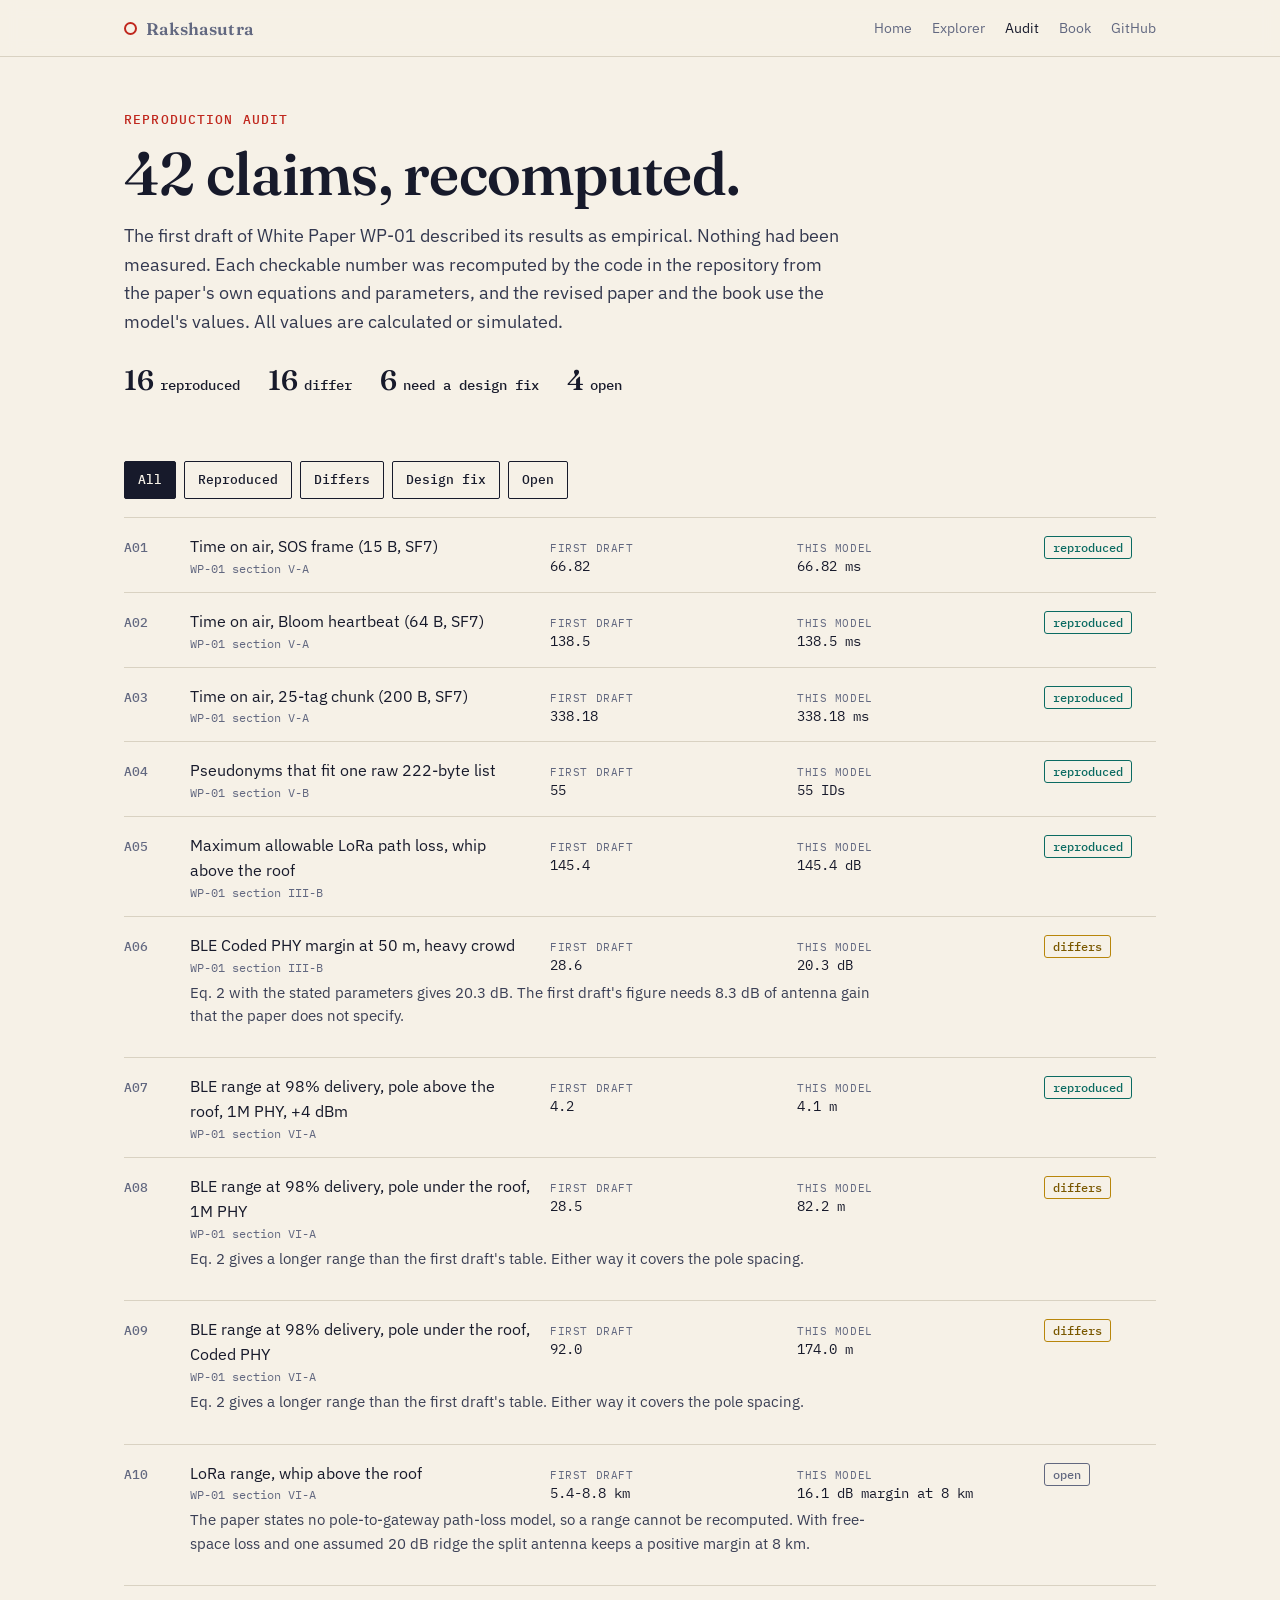
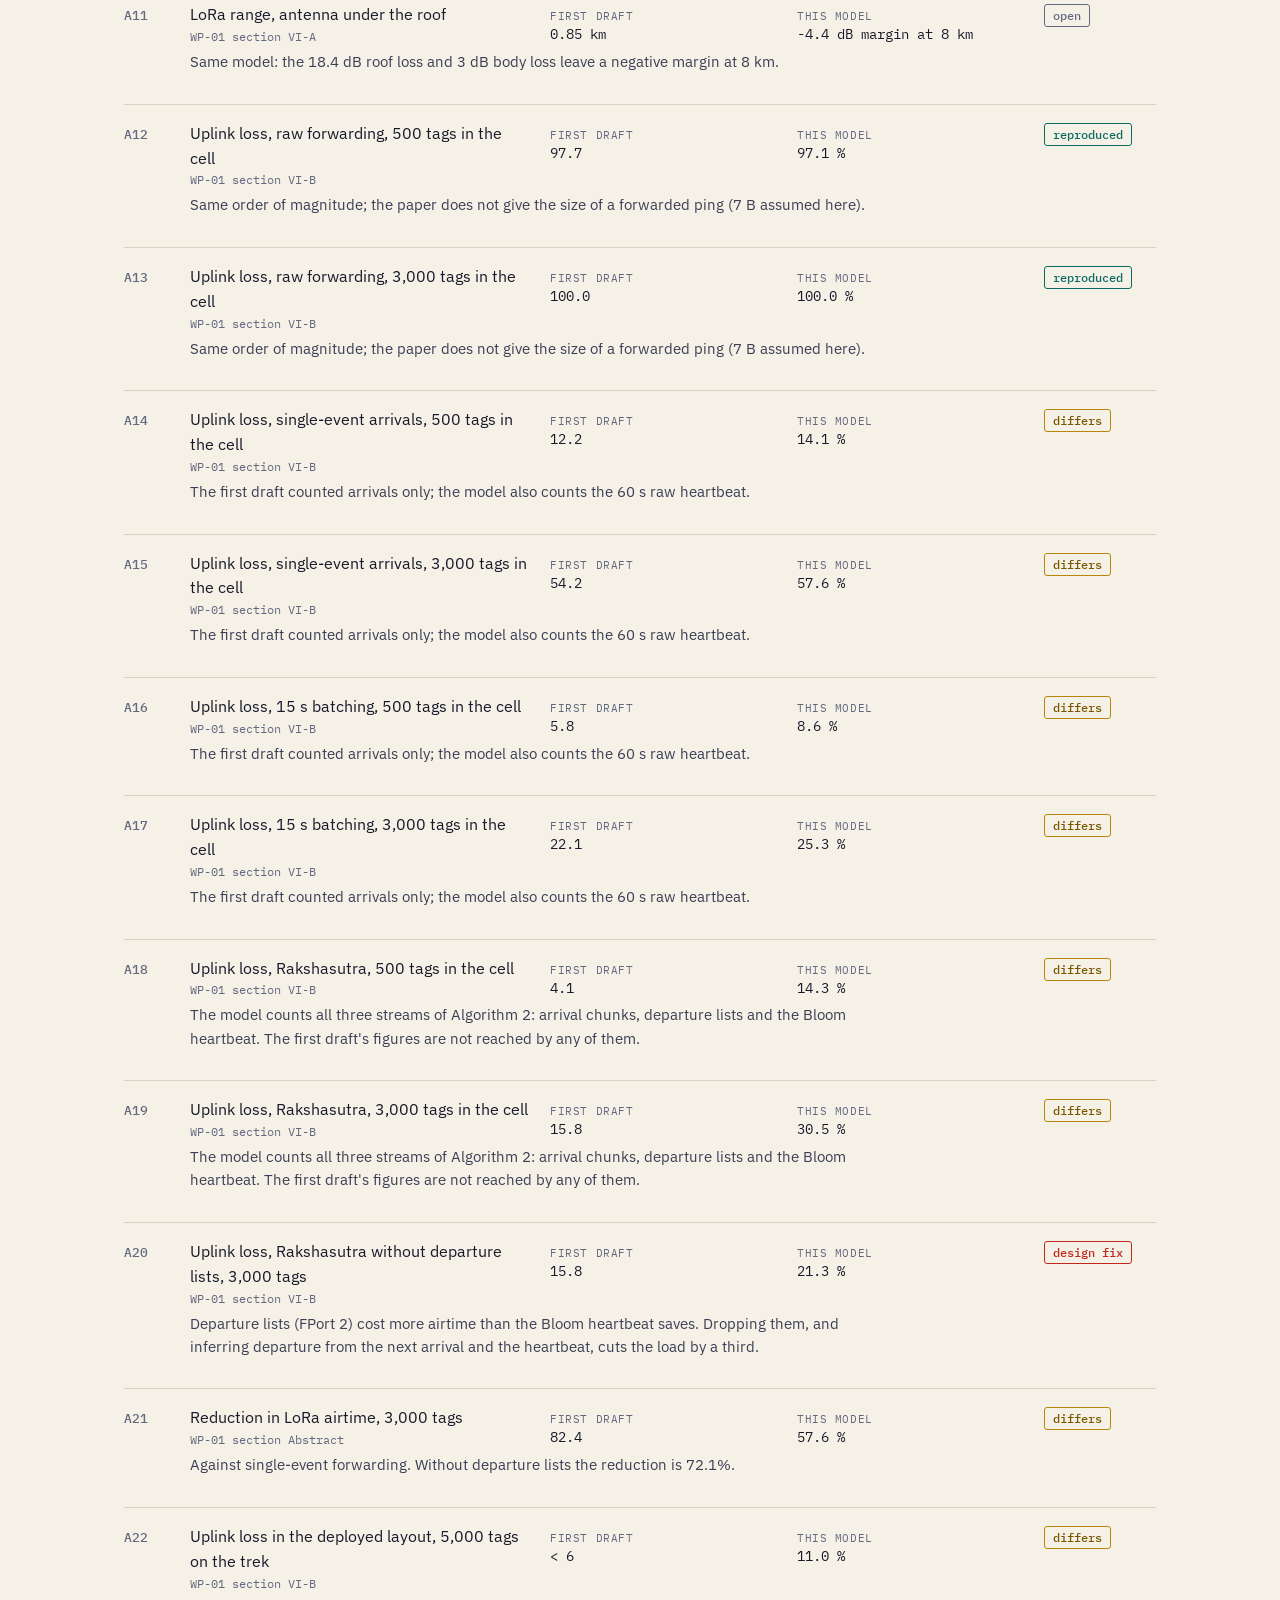
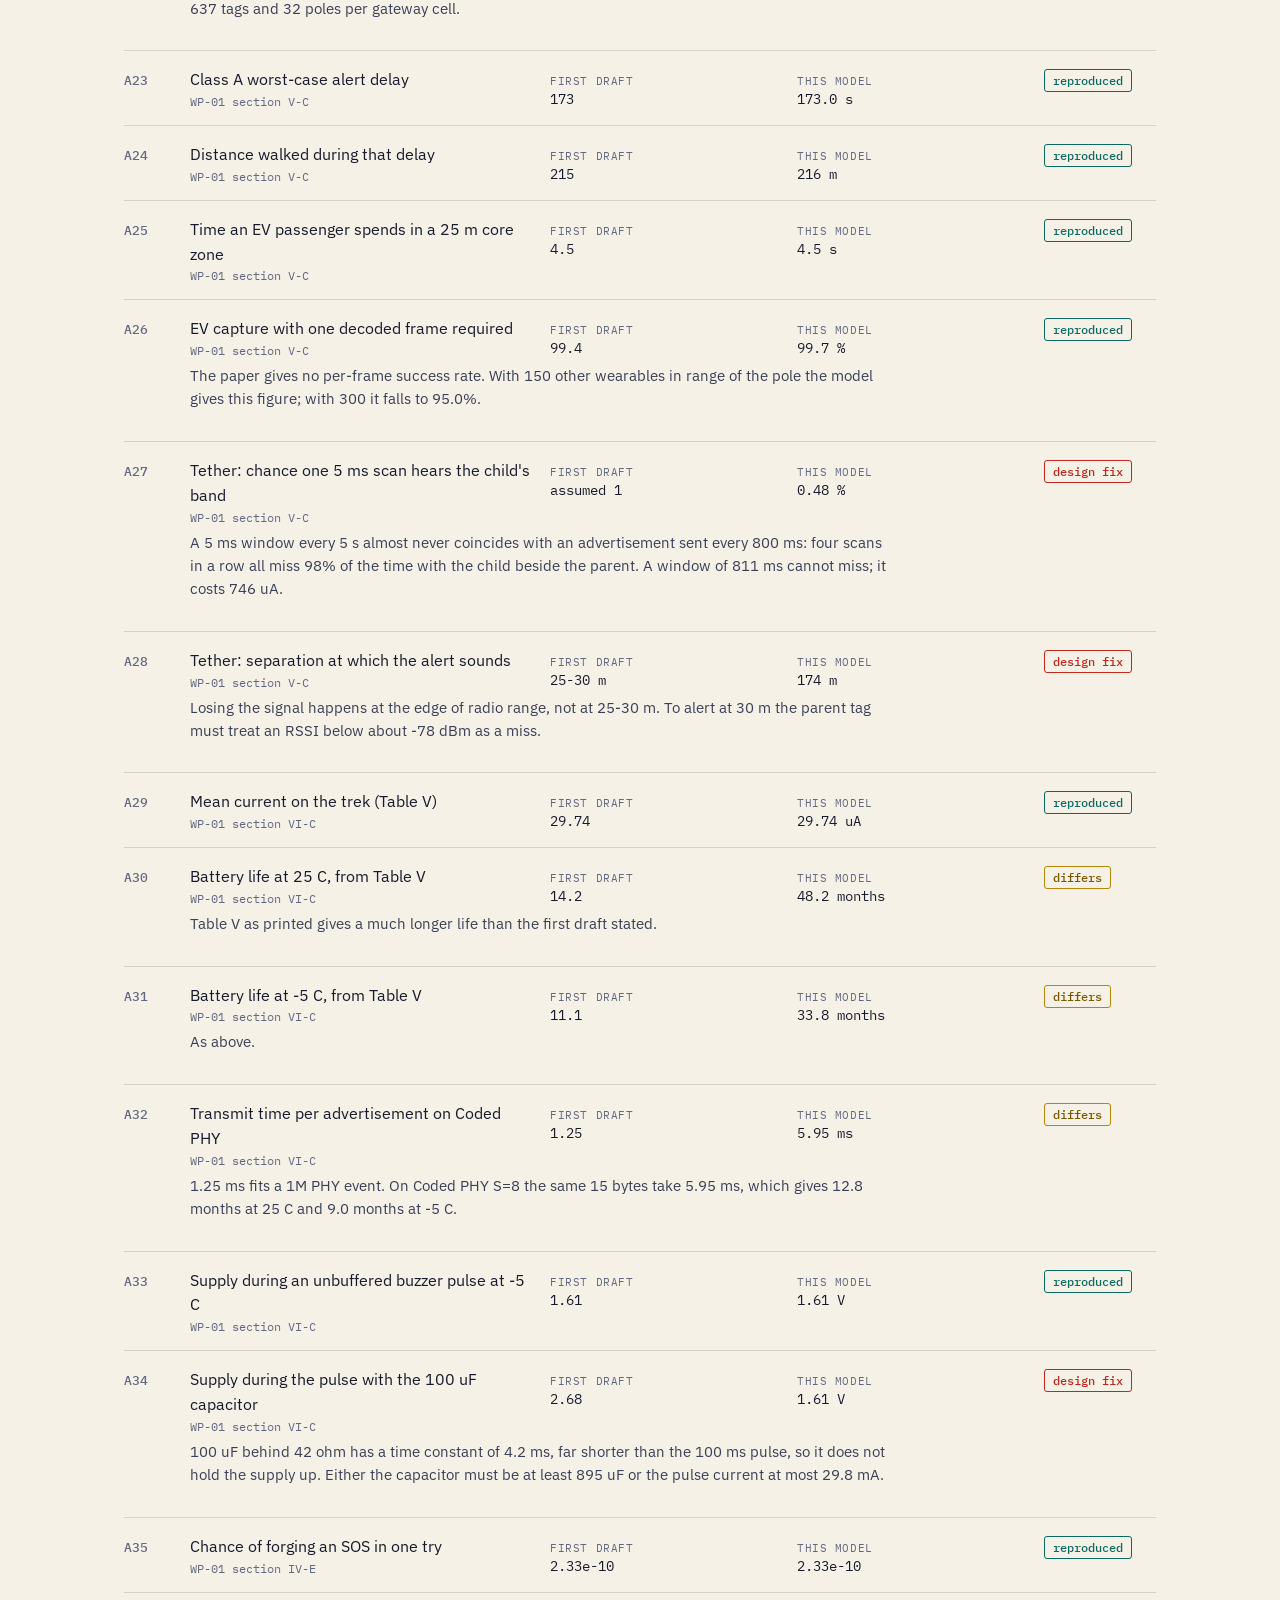
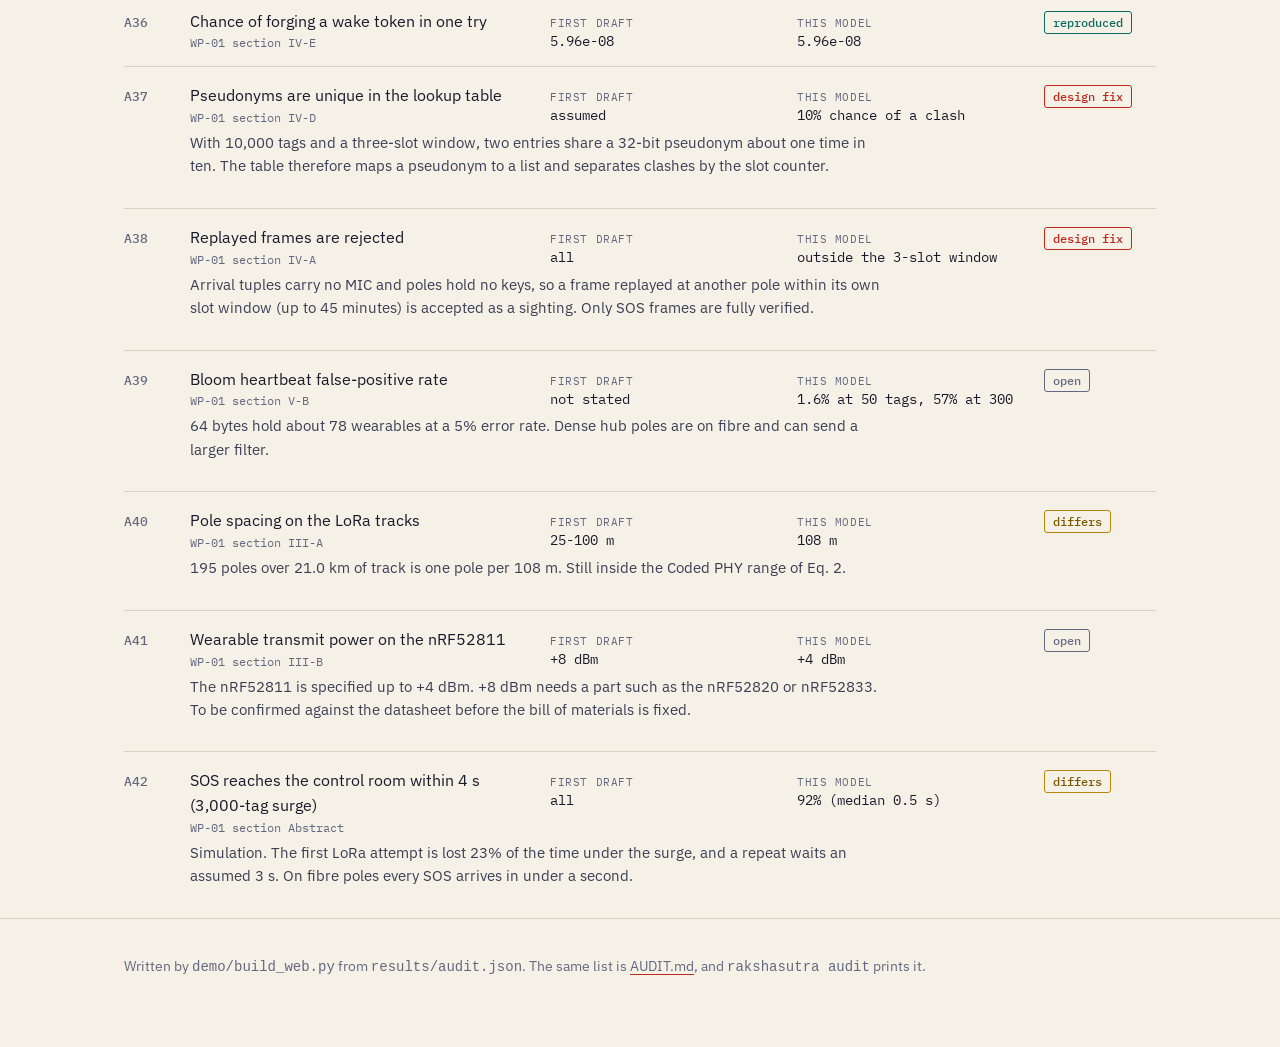
<file: docs/audit.html>
<!doctype html>
<html lang="en"><head><meta charset="utf-8"><meta name="viewport" content="width=device-width,initial-scale=1">
<title>Rakshasutra Audit</title>
<meta name="description" content="Every checkable number in the first draft of the Rakshasutra white paper, recomputed by open code, with a verdict for each.">
<meta name="theme-color" content="#F6F1E7"><link rel="icon" href="rs-icon.svg" type="image/svg+xml">
<link rel="preconnect" href="https://fonts.googleapis.com"><link rel="preconnect" href="https://fonts.gstatic.com" crossorigin>
<link href="https://fonts.googleapis.com/css2?family=Fraunces:opsz,wght@9..144,400..700&family=IBM+Plex+Mono:wght@400;500&family=IBM+Plex+Sans:wght@400;500;600&display=swap" rel="stylesheet">
<style>
:root{--paper:#F6F1E7;--paper2:#EDE6D6;--ink:#171A2B;--muted:#626880;--red:#C0271D;--rule:#D9D2C2;--night:#14172A;--cream:#F6F1E7;
--serif:"Fraunces",Georgia,serif;--sans:"IBM Plex Sans",system-ui,sans-serif;--mono:"IBM Plex Mono",ui-monospace,monospace}
*{box-sizing:border-box}html{scroll-behavior:smooth}
body{margin:0;background:var(--paper);color:var(--ink);font:17px/1.6 var(--sans);-webkit-font-smoothing:antialiased}
a{color:inherit;text-decoration-color:var(--red);text-underline-offset:3px}a:hover{color:var(--red)}
a:focus-visible,button:focus-visible,input:focus-visible{outline:2px solid var(--red);outline-offset:3px}
.wrap{max-width:1080px;margin:0 auto;padding:0 24px}
nav{position:sticky;top:0;z-index:10;background:color-mix(in srgb,var(--paper) 92%,transparent);backdrop-filter:blur(8px);border-bottom:1px solid var(--rule)}
nav .wrap{display:flex;align-items:center;gap:22px;height:56px;font-size:14px}
nav .brand{font:600 17px var(--serif);letter-spacing:.01em;text-decoration:none;display:flex;align-items:center;gap:9px;margin-right:auto}
nav a{text-decoration:none;color:var(--muted)}nav a:hover,nav a[aria-current]{color:var(--ink)}
nav .links{display:flex;gap:20px;overflow-x:auto;white-space:nowrap}
.knot{width:13px;height:13px;border-radius:50%;border:2.5px solid var(--red);display:inline-block;flex:none}
h1,h2,h3{font-family:var(--serif);font-weight:560;line-height:1.08;letter-spacing:-.012em;margin:0;text-wrap:balance}
h2{font-size:clamp(30px,4.6vw,48px)}h3{font-size:21px;line-height:1.25}
p{margin:0 0 1em;max-width:66ch;text-wrap:pretty}
.eyebrow{font:500 12.5px var(--mono);letter-spacing:.09em;text-transform:uppercase;color:var(--red);margin-bottom:14px;display:block}
.tag{font:500 11px var(--mono);letter-spacing:.04em;text-transform:uppercase;color:var(--muted);border:1px solid var(--rule);border-radius:3px;padding:1px 6px;white-space:nowrap}
.btn{display:inline-flex;align-items:center;gap:8px;font:500 15px var(--sans);padding:11px 18px;border:1.5px solid var(--ink);text-decoration:none;border-radius:2px;background:transparent;color:var(--ink);cursor:pointer}
.btn.primary{background:var(--red);border-color:var(--red);color:#fff}.btn:hover{background:var(--ink);border-color:var(--ink);color:var(--paper)}
section{padding:92px 0;position:relative}section.alt{background:var(--paper2)}
section.dark{background:var(--night);color:var(--cream)}section.dark .eyebrow{color:#EF7A6E}section.dark p{color:#C9CBD8}
section.dark .tag{border-color:#3A3F5C;color:#A9ADC4}
.mono{font-family:var(--mono)}
footer{border-top:1px solid var(--rule);padding:36px 0 56px;font-size:14px;color:var(--muted)}
footer p{max-width:none}
@media (max-width:640px){body{font-size:16px}section{padding:64px 0}nav .wrap{gap:14px}}
@media (prefers-reduced-motion:reduce){html{scroll-behavior:auto}*{animation:none!important;transition:none!important}}

header{padding:54px 0 30px}header h1{font-size:clamp(36px,5.6vw,60px)}header p{margin-top:16px;color:#33384F;font-size:18px}
.tally{display:flex;flex-wrap:wrap;gap:8px 28px;margin:26px 0 0;font:500 14px var(--mono)}.tally b{font:560 28px var(--serif);margin-right:6px}
.filters{display:flex;flex-wrap:wrap;gap:8px;margin:34px 0 18px}
.filters button{font:500 13px var(--mono);padding:8px 13px;border:1.5px solid var(--ink);background:transparent;color:var(--ink);cursor:pointer;border-radius:2px;min-height:38px}
.filters button[aria-pressed=true]{background:var(--ink);color:var(--paper)}
.claim{display:grid;grid-template-columns:46px minmax(0,1.5fr) minmax(0,1fr) minmax(0,1fr) 112px;gap:6px 20px;padding:16px 0;border-top:1px solid var(--rule);font-size:15.5px;align-items:baseline}
.claim .id{font:500 13px var(--mono);color:var(--muted)}.claim .sec{font:12px var(--mono);color:var(--muted);display:block;margin-top:2px}
.claim .v{font:14px var(--mono)}.claim .v::before{display:block;font-size:11px;letter-spacing:.05em;text-transform:uppercase;color:var(--muted);margin-bottom:2px}
.claim .was::before{content:"First draft"}.claim .now::before{content:"This model"}
.claim .note{grid-column:2/-1;font-size:14.5px;color:#3A3F55;max-width:78ch}
.verdict{font:500 12px var(--mono);padding:3px 8px;border:1.5px solid;border-radius:3px;justify-self:start;white-space:nowrap}
.verdict.reproduced{color:#0B6B62;border-color:#0B6B62}.verdict.differs{color:#7A5800;border-color:#B8860B}
.verdict.fix{color:var(--red);border-color:var(--red)}.verdict.open{color:var(--muted);border-color:var(--muted)}
@media (max-width:760px){.claim{grid-template-columns:40px 1fr 1fr}.claim .what{grid-column:2/-1}.claim .was{grid-column:2}.claim .verdict{grid-column:2}}
main{padding-bottom:80px}
</style></head><body>
<nav><div class="wrap"><a class="brand" href="./"><span class="knot"></span>Rakshasutra</a>
<div class="links"><a href="./">Home</a><a href="explorer.html">Explorer</a><a href="audit.html" aria-current="page">Audit</a>
<a href="A-Thread-Through-the-Crowd-Rakshasutra.pdf">Book</a><a href="https://github.com/0xr4j/rakshasutra">GitHub</a></div></div></nav>
<header><div class="wrap"><span class="eyebrow">Reproduction audit</span>
<h1>42 claims, recomputed.</h1>
<p>The first draft of White Paper WP-01 described its results as empirical. Nothing had been measured. Each checkable number was recomputed by the code in the repository from the paper's own equations and parameters, and the revised paper and the book use the model's values. All values are calculated or simulated.</p>
<div class="tally"><span><b>16</b>reproduced</span><span><b>16</b>differ</span><span><b>6</b>need a design fix</span><span><b>4</b>open</span></div>
</div></header>
<main class="wrap">
<div class="filters" role="group" aria-label="Filter by verdict"><button data-f="all" aria-pressed="true">All</button><button data-f="reproduced" aria-pressed="false">Reproduced</button><button data-f="differs" aria-pressed="false">Differs</button><button data-f="fix" aria-pressed="false">Design fix</button><button data-f="open" aria-pressed="false">Open</button></div>
<div class="claim" data-v="reproduced"><span class="id">A01</span><span class="what">Time on air, SOS frame (15 B, SF7)<span class="sec">WP-01 section V-A</span></span><span class="v was">66.82</span><span class="v now">66.82 ms</span><span class="verdict reproduced">reproduced</span></div>
<div class="claim" data-v="reproduced"><span class="id">A02</span><span class="what">Time on air, Bloom heartbeat (64 B, SF7)<span class="sec">WP-01 section V-A</span></span><span class="v was">138.5</span><span class="v now">138.5 ms</span><span class="verdict reproduced">reproduced</span></div>
<div class="claim" data-v="reproduced"><span class="id">A03</span><span class="what">Time on air, 25-tag chunk (200 B, SF7)<span class="sec">WP-01 section V-A</span></span><span class="v was">338.18</span><span class="v now">338.18 ms</span><span class="verdict reproduced">reproduced</span></div>
<div class="claim" data-v="reproduced"><span class="id">A04</span><span class="what">Pseudonyms that fit one raw 222-byte list<span class="sec">WP-01 section V-B</span></span><span class="v was">55</span><span class="v now">55 IDs</span><span class="verdict reproduced">reproduced</span></div>
<div class="claim" data-v="reproduced"><span class="id">A05</span><span class="what">Maximum allowable LoRa path loss, whip above the roof<span class="sec">WP-01 section III-B</span></span><span class="v was">145.4</span><span class="v now">145.4 dB</span><span class="verdict reproduced">reproduced</span></div>
<div class="claim" data-v="differs"><span class="id">A06</span><span class="what">BLE Coded PHY margin at 50 m, heavy crowd<span class="sec">WP-01 section III-B</span></span><span class="v was">28.6</span><span class="v now">20.3 dB</span><span class="verdict differs">differs</span><p class="note">Eq. 2 with the stated parameters gives 20.3 dB. The first draft&#x27;s figure needs 8.3 dB of antenna gain that the paper does not specify.</p></div>
<div class="claim" data-v="reproduced"><span class="id">A07</span><span class="what">BLE range at 98% delivery, pole above the roof, 1M PHY, +4 dBm<span class="sec">WP-01 section VI-A</span></span><span class="v was">4.2</span><span class="v now">4.1 m</span><span class="verdict reproduced">reproduced</span></div>
<div class="claim" data-v="differs"><span class="id">A08</span><span class="what">BLE range at 98% delivery, pole under the roof, 1M PHY<span class="sec">WP-01 section VI-A</span></span><span class="v was">28.5</span><span class="v now">82.2 m</span><span class="verdict differs">differs</span><p class="note">Eq. 2 gives a longer range than the first draft&#x27;s table. Either way it covers the pole spacing.</p></div>
<div class="claim" data-v="differs"><span class="id">A09</span><span class="what">BLE range at 98% delivery, pole under the roof, Coded PHY<span class="sec">WP-01 section VI-A</span></span><span class="v was">92.0</span><span class="v now">174.0 m</span><span class="verdict differs">differs</span><p class="note">Eq. 2 gives a longer range than the first draft&#x27;s table. Either way it covers the pole spacing.</p></div>
<div class="claim" data-v="open"><span class="id">A10</span><span class="what">LoRa range, whip above the roof<span class="sec">WP-01 section VI-A</span></span><span class="v was">5.4-8.8 km</span><span class="v now">16.1 dB margin at 8 km </span><span class="verdict open">open</span><p class="note">The paper states no pole-to-gateway path-loss model, so a range cannot be recomputed. With free-space loss and one assumed 20 dB ridge the split antenna keeps a positive margin at 8 km.</p></div>
<div class="claim" data-v="open"><span class="id">A11</span><span class="what">LoRa range, antenna under the roof<span class="sec">WP-01 section VI-A</span></span><span class="v was">0.85 km</span><span class="v now">-4.4 dB margin at 8 km </span><span class="verdict open">open</span><p class="note">Same model: the 18.4 dB roof loss and 3 dB body loss leave a negative margin at 8 km.</p></div>
<div class="claim" data-v="reproduced"><span class="id">A12</span><span class="what">Uplink loss, raw forwarding, 500 tags in the cell<span class="sec">WP-01 section VI-B</span></span><span class="v was">97.7</span><span class="v now">97.1 %</span><span class="verdict reproduced">reproduced</span><p class="note">Same order of magnitude; the paper does not give the size of a forwarded ping (7 B assumed here).</p></div>
<div class="claim" data-v="reproduced"><span class="id">A13</span><span class="what">Uplink loss, raw forwarding, 3,000 tags in the cell<span class="sec">WP-01 section VI-B</span></span><span class="v was">100.0</span><span class="v now">100.0 %</span><span class="verdict reproduced">reproduced</span><p class="note">Same order of magnitude; the paper does not give the size of a forwarded ping (7 B assumed here).</p></div>
<div class="claim" data-v="differs"><span class="id">A14</span><span class="what">Uplink loss, single-event arrivals, 500 tags in the cell<span class="sec">WP-01 section VI-B</span></span><span class="v was">12.2</span><span class="v now">14.1 %</span><span class="verdict differs">differs</span><p class="note">The first draft counted arrivals only; the model also counts the 60 s raw heartbeat.</p></div>
<div class="claim" data-v="differs"><span class="id">A15</span><span class="what">Uplink loss, single-event arrivals, 3,000 tags in the cell<span class="sec">WP-01 section VI-B</span></span><span class="v was">54.2</span><span class="v now">57.6 %</span><span class="verdict differs">differs</span><p class="note">The first draft counted arrivals only; the model also counts the 60 s raw heartbeat.</p></div>
<div class="claim" data-v="differs"><span class="id">A16</span><span class="what">Uplink loss, 15 s batching, 500 tags in the cell<span class="sec">WP-01 section VI-B</span></span><span class="v was">5.8</span><span class="v now">8.6 %</span><span class="verdict differs">differs</span><p class="note">The first draft counted arrivals only; the model also counts the 60 s raw heartbeat.</p></div>
<div class="claim" data-v="differs"><span class="id">A17</span><span class="what">Uplink loss, 15 s batching, 3,000 tags in the cell<span class="sec">WP-01 section VI-B</span></span><span class="v was">22.1</span><span class="v now">25.3 %</span><span class="verdict differs">differs</span><p class="note">The first draft counted arrivals only; the model also counts the 60 s raw heartbeat.</p></div>
<div class="claim" data-v="differs"><span class="id">A18</span><span class="what">Uplink loss, Rakshasutra, 500 tags in the cell<span class="sec">WP-01 section VI-B</span></span><span class="v was">4.1</span><span class="v now">14.3 %</span><span class="verdict differs">differs</span><p class="note">The model counts all three streams of Algorithm 2: arrival chunks, departure lists and the Bloom heartbeat. The first draft&#x27;s figures are not reached by any of them.</p></div>
<div class="claim" data-v="differs"><span class="id">A19</span><span class="what">Uplink loss, Rakshasutra, 3,000 tags in the cell<span class="sec">WP-01 section VI-B</span></span><span class="v was">15.8</span><span class="v now">30.5 %</span><span class="verdict differs">differs</span><p class="note">The model counts all three streams of Algorithm 2: arrival chunks, departure lists and the Bloom heartbeat. The first draft&#x27;s figures are not reached by any of them.</p></div>
<div class="claim" data-v="fix"><span class="id">A20</span><span class="what">Uplink loss, Rakshasutra without departure lists, 3,000 tags<span class="sec">WP-01 section VI-B</span></span><span class="v was">15.8</span><span class="v now">21.3 %</span><span class="verdict fix">design fix</span><p class="note">Departure lists (FPort 2) cost more airtime than the Bloom heartbeat saves. Dropping them, and inferring departure from the next arrival and the heartbeat, cuts the load by a third.</p></div>
<div class="claim" data-v="differs"><span class="id">A21</span><span class="what">Reduction in LoRa airtime, 3,000 tags<span class="sec">WP-01 section Abstract</span></span><span class="v was">82.4</span><span class="v now">57.6 %</span><span class="verdict differs">differs</span><p class="note">Against single-event forwarding. Without departure lists the reduction is 72.1%.</p></div>
<div class="claim" data-v="differs"><span class="id">A22</span><span class="what">Uplink loss in the deployed layout, 5,000 tags on the trek<span class="sec">WP-01 section VI-B</span></span><span class="v was">&lt; 6</span><span class="v now">11.0 %</span><span class="verdict differs">differs</span><p class="note">637 tags and 32 poles per gateway cell.</p></div>
<div class="claim" data-v="reproduced"><span class="id">A23</span><span class="what">Class A worst-case alert delay<span class="sec">WP-01 section V-C</span></span><span class="v was">173</span><span class="v now">173.0 s</span><span class="verdict reproduced">reproduced</span></div>
<div class="claim" data-v="reproduced"><span class="id">A24</span><span class="what">Distance walked during that delay<span class="sec">WP-01 section V-C</span></span><span class="v was">215</span><span class="v now">216 m</span><span class="verdict reproduced">reproduced</span></div>
<div class="claim" data-v="reproduced"><span class="id">A25</span><span class="what">Time an EV passenger spends in a 25 m core zone<span class="sec">WP-01 section V-C</span></span><span class="v was">4.5</span><span class="v now">4.5 s</span><span class="verdict reproduced">reproduced</span></div>
<div class="claim" data-v="reproduced"><span class="id">A26</span><span class="what">EV capture with one decoded frame required<span class="sec">WP-01 section V-C</span></span><span class="v was">99.4</span><span class="v now">99.7 %</span><span class="verdict reproduced">reproduced</span><p class="note">The paper gives no per-frame success rate. With 150 other wearables in range of the pole the model gives this figure; with 300 it falls to 95.0%.</p></div>
<div class="claim" data-v="fix"><span class="id">A27</span><span class="what">Tether: chance one 5 ms scan hears the child&#x27;s band<span class="sec">WP-01 section V-C</span></span><span class="v was">assumed 1</span><span class="v now">0.48 %</span><span class="verdict fix">design fix</span><p class="note">A 5 ms window every 5 s almost never coincides with an advertisement sent every 800 ms: four scans in a row all miss 98% of the time with the child beside the parent. A window of 811 ms cannot miss; it costs 746 uA.</p></div>
<div class="claim" data-v="fix"><span class="id">A28</span><span class="what">Tether: separation at which the alert sounds<span class="sec">WP-01 section V-C</span></span><span class="v was">25-30 m</span><span class="v now">174 m </span><span class="verdict fix">design fix</span><p class="note">Losing the signal happens at the edge of radio range, not at 25-30 m. To alert at 30 m the parent tag must treat an RSSI below about -78 dBm as a miss.</p></div>
<div class="claim" data-v="reproduced"><span class="id">A29</span><span class="what">Mean current on the trek (Table V)<span class="sec">WP-01 section VI-C</span></span><span class="v was">29.74</span><span class="v now">29.74 uA</span><span class="verdict reproduced">reproduced</span></div>
<div class="claim" data-v="differs"><span class="id">A30</span><span class="what">Battery life at 25 C, from Table V<span class="sec">WP-01 section VI-C</span></span><span class="v was">14.2</span><span class="v now">48.2 months</span><span class="verdict differs">differs</span><p class="note">Table V as printed gives a much longer life than the first draft stated.</p></div>
<div class="claim" data-v="differs"><span class="id">A31</span><span class="what">Battery life at -5 C, from Table V<span class="sec">WP-01 section VI-C</span></span><span class="v was">11.1</span><span class="v now">33.8 months</span><span class="verdict differs">differs</span><p class="note">As above.</p></div>
<div class="claim" data-v="differs"><span class="id">A32</span><span class="what">Transmit time per advertisement on Coded PHY<span class="sec">WP-01 section VI-C</span></span><span class="v was">1.25</span><span class="v now">5.95 ms</span><span class="verdict differs">differs</span><p class="note">1.25 ms fits a 1M PHY event. On Coded PHY S=8 the same 15 bytes take 5.95 ms, which gives 12.8 months at 25 C and 9.0 months at -5 C.</p></div>
<div class="claim" data-v="reproduced"><span class="id">A33</span><span class="what">Supply during an unbuffered buzzer pulse at -5 C<span class="sec">WP-01 section VI-C</span></span><span class="v was">1.61</span><span class="v now">1.61 V</span><span class="verdict reproduced">reproduced</span></div>
<div class="claim" data-v="fix"><span class="id">A34</span><span class="what">Supply during the pulse with the 100 uF capacitor<span class="sec">WP-01 section VI-C</span></span><span class="v was">2.68</span><span class="v now">1.61 V</span><span class="verdict fix">design fix</span><p class="note">100 uF behind 42 ohm has a time constant of 4.2 ms, far shorter than the 100 ms pulse, so it does not hold the supply up. Either the capacitor must be at least 895 uF or the pulse current at most 29.8 mA.</p></div>
<div class="claim" data-v="reproduced"><span class="id">A35</span><span class="what">Chance of forging an SOS in one try<span class="sec">WP-01 section IV-E</span></span><span class="v was">2.33e-10</span><span class="v now">2.33e-10 </span><span class="verdict reproduced">reproduced</span></div>
<div class="claim" data-v="reproduced"><span class="id">A36</span><span class="what">Chance of forging a wake token in one try<span class="sec">WP-01 section IV-E</span></span><span class="v was">5.96e-08</span><span class="v now">5.96e-08 </span><span class="verdict reproduced">reproduced</span></div>
<div class="claim" data-v="fix"><span class="id">A37</span><span class="what">Pseudonyms are unique in the lookup table<span class="sec">WP-01 section IV-D</span></span><span class="v was">assumed</span><span class="v now">10% chance of a clash </span><span class="verdict fix">design fix</span><p class="note">With 10,000 tags and a three-slot window, two entries share a 32-bit pseudonym about one time in ten. The table therefore maps a pseudonym to a list and separates clashes by the slot counter.</p></div>
<div class="claim" data-v="fix"><span class="id">A38</span><span class="what">Replayed frames are rejected<span class="sec">WP-01 section IV-A</span></span><span class="v was">all</span><span class="v now">outside the 3-slot window </span><span class="verdict fix">design fix</span><p class="note">Arrival tuples carry no MIC and poles hold no keys, so a frame replayed at another pole within its own slot window (up to 45 minutes) is accepted as a sighting. Only SOS frames are fully verified.</p></div>
<div class="claim" data-v="open"><span class="id">A39</span><span class="what">Bloom heartbeat false-positive rate<span class="sec">WP-01 section V-B</span></span><span class="v was">not stated</span><span class="v now">1.6% at 50 tags, 57% at 300 </span><span class="verdict open">open</span><p class="note">64 bytes hold about 78 wearables at a 5% error rate. Dense hub poles are on fibre and can send a larger filter.</p></div>
<div class="claim" data-v="differs"><span class="id">A40</span><span class="what">Pole spacing on the LoRa tracks<span class="sec">WP-01 section III-A</span></span><span class="v was">25-100 m</span><span class="v now">108 m </span><span class="verdict differs">differs</span><p class="note">195 poles over 21.0 km of track is one pole per 108 m. Still inside the Coded PHY range of Eq. 2.</p></div>
<div class="claim" data-v="open"><span class="id">A41</span><span class="what">Wearable transmit power on the nRF52811<span class="sec">WP-01 section III-B</span></span><span class="v was">+8 dBm</span><span class="v now">+4 dBm </span><span class="verdict open">open</span><p class="note">The nRF52811 is specified up to +4 dBm. +8 dBm needs a part such as the nRF52820 or nRF52833. To be confirmed against the datasheet before the bill of materials is fixed.</p></div>
<div class="claim" data-v="differs"><span class="id">A42</span><span class="what">SOS reaches the control room within 4 s (3,000-tag surge)<span class="sec">WP-01 section Abstract</span></span><span class="v was">all</span><span class="v now">92% (median 0.5 s) </span><span class="verdict differs">differs</span><p class="note">Simulation. The first LoRa attempt is lost 23% of the time under the surge, and a repeat waits an assumed 3 s. On fibre poles every SOS arrives in under a second.</p></div>
</main>
<footer><div class="wrap"><p>Written by <code>demo/build_web.py</code> from <code>results/audit.json</code>. The same list is <a href="https://github.com/0xr4j/rakshasutra/blob/main/AUDIT.md">AUDIT.md</a>, and <code>rakshasutra audit</code> prints it.</p></div></footer>
<script>
document.querySelectorAll('.filters button').forEach(function(b){b.addEventListener('click',function(){
  document.querySelectorAll('.filters button').forEach(function(o){o.setAttribute('aria-pressed',o===b)});
  document.querySelectorAll('.claim').forEach(function(c){c.hidden=b.dataset.f!=='all'&&c.dataset.v!==b.dataset.f})})});
</script></body></html>
</file>
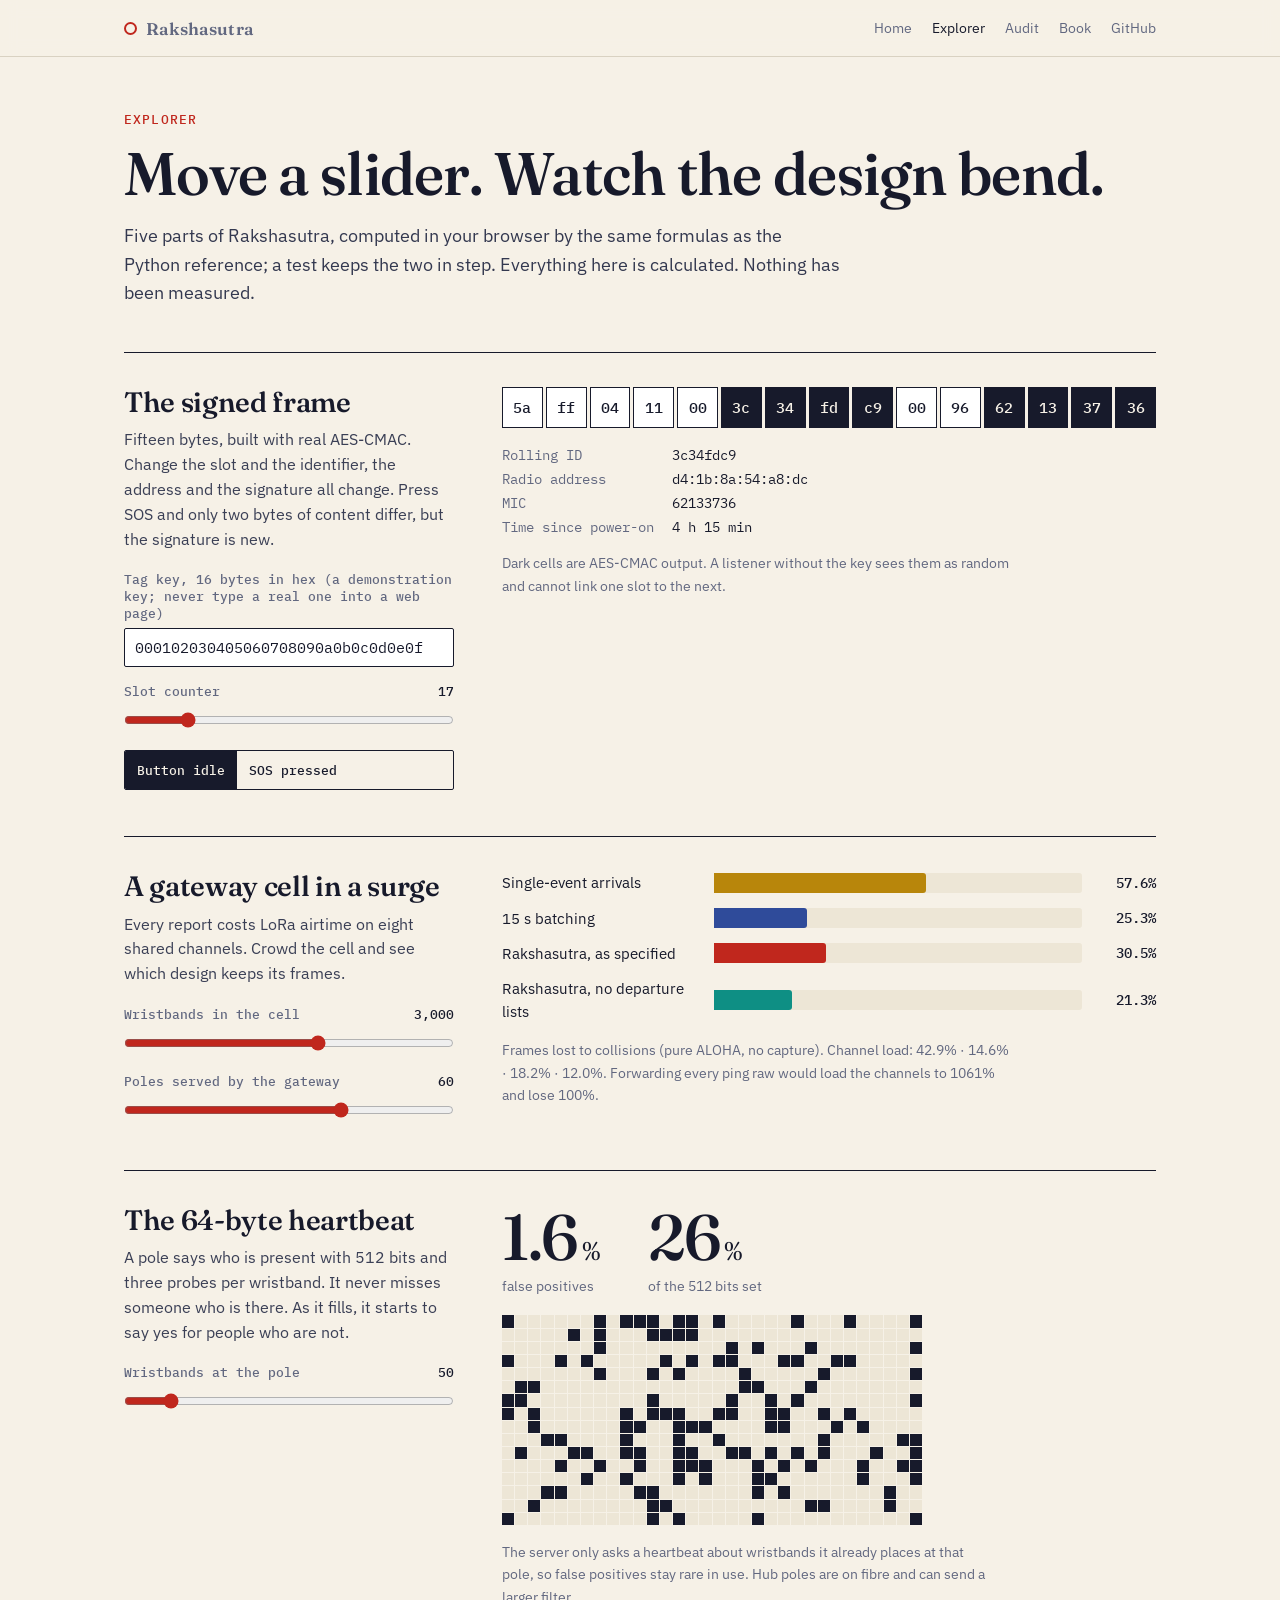
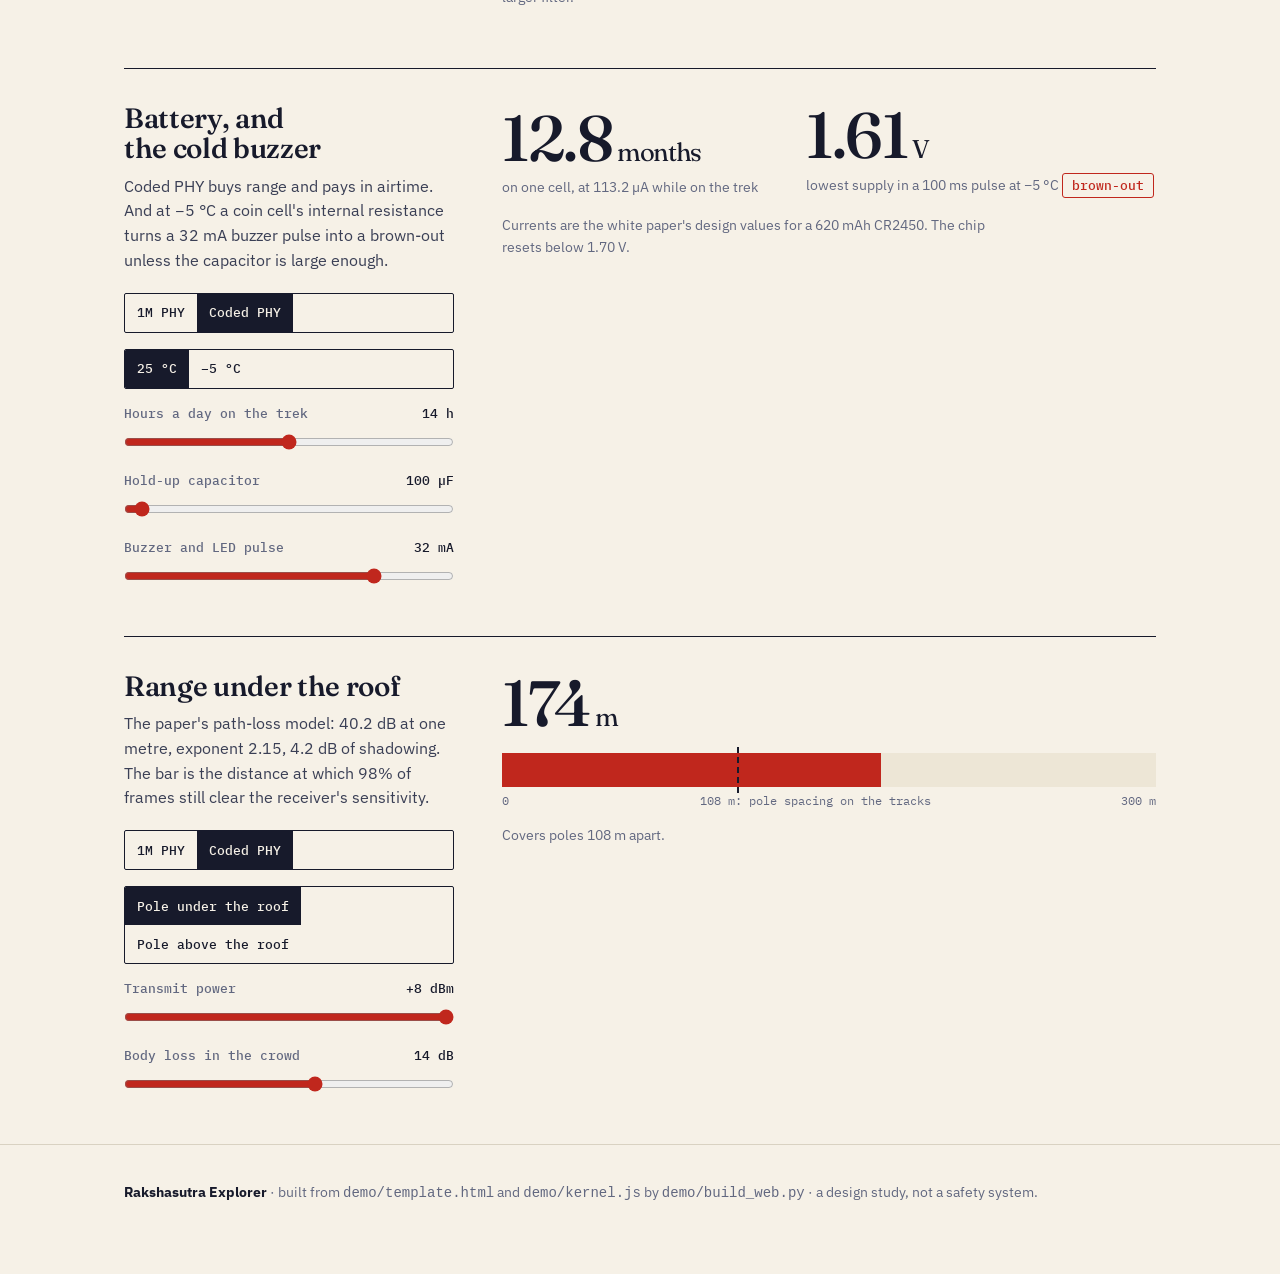
<file: docs/explorer.html>
<!doctype html>
<html lang="en">
<head>
<meta charset="utf-8">
<meta name="viewport" content="width=device-width,initial-scale=1,viewport-fit=cover">
<title>Rakshasutra Explorer</title>
<meta name="description" content="Build a signed Rakshasutra frame, crowd a LoRaWAN gateway cell, fill a Bloom filter and drain a wristband battery, in your browser. The same formulas as the Python reference.">
<meta name="theme-color" content="#F6F1E7">
<meta property="og:title" content="Rakshasutra Explorer"><meta property="og:image" content="https://0xr4j.github.io/rakshasutra/img/og-card.png">
<link rel="icon" href="rs-icon.svg" type="image/svg+xml"><link rel="icon" href="rs-icon-32.png" sizes="32x32" type="image/png">
<link rel="preconnect" href="https://fonts.googleapis.com"><link rel="preconnect" href="https://fonts.gstatic.com" crossorigin>
<link href="https://fonts.googleapis.com/css2?family=Fraunces:opsz,wght@9..144,400..700&family=IBM+Plex+Mono:wght@400;500&family=IBM+Plex+Sans:wght@400;500;600&display=swap" rel="stylesheet">
<style>
:root{--paper:#F6F1E7;--paper2:#EDE6D6;--ink:#171A2B;--muted:#626880;--red:#C0271D;--rule:#D9D2C2;--night:#14172A;--cream:#F6F1E7;
--serif:"Fraunces",Georgia,serif;--sans:"IBM Plex Sans",system-ui,sans-serif;--mono:"IBM Plex Mono",ui-monospace,monospace}
*{box-sizing:border-box}html{scroll-behavior:smooth}
body{margin:0;background:var(--paper);color:var(--ink);font:17px/1.6 var(--sans);-webkit-font-smoothing:antialiased}
a{color:inherit;text-decoration-color:var(--red);text-underline-offset:3px}a:hover{color:var(--red)}
a:focus-visible,button:focus-visible,input:focus-visible{outline:2px solid var(--red);outline-offset:3px}
.wrap{max-width:1080px;margin:0 auto;padding:0 24px}
nav{position:sticky;top:0;z-index:10;background:color-mix(in srgb,var(--paper) 92%,transparent);backdrop-filter:blur(8px);border-bottom:1px solid var(--rule)}
nav .wrap{display:flex;align-items:center;gap:22px;height:56px;font-size:14px}
nav .brand{font:600 17px var(--serif);letter-spacing:.01em;text-decoration:none;display:flex;align-items:center;gap:9px;margin-right:auto}
nav a{text-decoration:none;color:var(--muted)}nav a:hover,nav a[aria-current]{color:var(--ink)}
nav .links{display:flex;gap:20px;overflow-x:auto;white-space:nowrap}
.knot{width:13px;height:13px;border-radius:50%;border:2.5px solid var(--red);display:inline-block;flex:none}
h1,h2,h3{font-family:var(--serif);font-weight:560;line-height:1.08;letter-spacing:-.012em;margin:0;text-wrap:balance}
h2{font-size:clamp(30px,4.6vw,48px)}h3{font-size:21px;line-height:1.25}
p{margin:0 0 1em;max-width:66ch;text-wrap:pretty}
.eyebrow{font:500 12.5px var(--mono);letter-spacing:.09em;text-transform:uppercase;color:var(--red);margin-bottom:14px;display:block}
.tag{font:500 11px var(--mono);letter-spacing:.04em;text-transform:uppercase;color:var(--muted);border:1px solid var(--rule);border-radius:3px;padding:1px 6px;white-space:nowrap}
.btn{display:inline-flex;align-items:center;gap:8px;font:500 15px var(--sans);padding:11px 18px;border:1.5px solid var(--ink);text-decoration:none;border-radius:2px;background:transparent;color:var(--ink);cursor:pointer}
.btn.primary{background:var(--red);border-color:var(--red);color:#fff}.btn:hover{background:var(--ink);border-color:var(--ink);color:var(--paper)}
section{padding:92px 0;position:relative}section.alt{background:var(--paper2)}
section.dark{background:var(--night);color:var(--cream)}section.dark .eyebrow{color:#EF7A6E}section.dark p{color:#C9CBD8}
section.dark .tag{border-color:#3A3F5C;color:#A9ADC4}
.mono{font-family:var(--mono)}
footer{border-top:1px solid var(--rule);padding:36px 0 56px;font-size:14px;color:var(--muted)}
footer p{max-width:none}
@media (max-width:640px){body{font-size:16px}section{padding:64px 0}nav .wrap{gap:14px}}
@media (prefers-reduced-motion:reduce){html{scroll-behavior:auto}*{animation:none!important;transition:none!important}}

header{padding:54px 0 26px}header h1{font-size:clamp(36px,5.6vw,60px)}header p{margin-top:16px;color:#33384F;font-size:18px}
.panel{border-top:1.5px solid var(--ink);padding:34px 0 46px;display:grid;grid-template-columns:minmax(240px,330px) 1fr;gap:28px 48px}
@media (max-width:820px){.panel{grid-template-columns:1fr}}
.panel h2{font-size:28px;margin-bottom:10px}.panel .why{font-size:15.5px;color:#3A3F55}
.ctl{display:grid;gap:16px;margin-top:20px}
label{display:grid;gap:6px;font:500 13px var(--mono);color:var(--muted)}label output{color:var(--ink);float:right}
label span{display:flex;justify-content:space-between;gap:10px}
input[type=range]{width:100%;accent-color:var(--red);height:28px;margin:0}
input[type=text]{font:15px var(--mono);padding:9px 10px;border:1.5px solid var(--ink);background:#fff;color:var(--ink);width:100%;border-radius:2px}
.seg{display:inline-flex;border:1.5px solid var(--ink);border-radius:2px;overflow:hidden;flex-wrap:wrap}
.seg button{font:500 13px var(--mono);padding:8px 12px;border:0;background:transparent;color:var(--ink);cursor:pointer;min-height:38px}
.seg button[aria-pressed=true]{background:var(--ink);color:var(--paper)}
.out{min-width:0}
.bytes{display:grid;grid-template-columns:repeat(15,minmax(0,1fr));gap:3px}
.bytes b{font:500 clamp(10px,1.5vw,15px) var(--mono);background:#fff;border:1px solid var(--ink);padding:10px 0;text-align:center}
.bytes b.id,.bytes b.mic{background:var(--ink);color:var(--paper)}.bytes b.sos{background:var(--red);border-color:var(--red);color:#fff}
.kv{display:grid;grid-template-columns:auto 1fr;gap:6px 18px;margin-top:18px;font:14px var(--mono)}.kv dt{color:var(--muted)}.kv dd{margin:0;word-break:break-all}
.bars{display:grid;gap:12px}
.bar{display:grid;grid-template-columns:minmax(120px,200px) 1fr 62px;gap:12px;align-items:center;font-size:14.5px}
.bar .t{height:20px;background:var(--paper2);position:relative;border-radius:0 3px 3px 0;overflow:hidden}
.bar .t i{position:absolute;inset:0 auto 0 0;border-radius:0 3px 3px 0;transition:width .25s}
.bar .n{font:500 14px var(--mono);text-align:right}
.note{font-size:14px;color:var(--muted);margin-top:16px;max-width:64ch}
.big{font:520 clamp(40px,6vw,64px)/1 var(--serif);letter-spacing:-.02em}.big small{font-size:.4em;font-weight:400;margin-left:4px}
.pair{display:flex;flex-wrap:wrap;gap:22px 48px;align-items:flex-end}.pair div p{font-size:14px;color:var(--muted);margin:6px 0 0}
.grid512{display:grid;grid-template-columns:repeat(32,1fr);gap:1px;max-width:420px;margin-top:18px}
.grid512 i{aspect-ratio:1;background:var(--paper2)}.grid512 i.on{background:var(--ink)}
.state{display:inline-block;font:500 13px var(--mono);padding:3px 9px;border-radius:3px;border:1.5px solid}
.state.ok{color:#0B6B62;border-color:#0B6B62}.state.bad{color:var(--red);border-color:var(--red)}
.rangebar{height:34px;background:var(--paper2);position:relative;margin-top:18px}
.rangebar i{position:absolute;inset:0 auto 0 0;background:var(--red);transition:width .25s}
.rangebar em{position:absolute;top:-6px;bottom:-6px;width:0;border-left:2px dashed var(--ink)}
.axis{display:flex;justify-content:space-between;font:12px var(--mono);color:var(--muted);margin-top:6px}
</style>
</head>
<body>
<nav><div class="wrap">
  <a class="brand" href="./"><span class="knot"></span>Rakshasutra</a>
  <div class="links"><a href="./">Home</a><a href="explorer.html" aria-current="page">Explorer</a><a href="audit.html">Audit</a>
  <a href="A-Thread-Through-the-Crowd-Rakshasutra.pdf">Book</a><a href="https://github.com/0xr4j/rakshasutra">GitHub</a></div>
</div></nav>
<header><div class="wrap">
  <span class="eyebrow">Explorer</span>
  <h1>Move a slider. Watch the design bend.</h1>
  <p>Five parts of Rakshasutra, computed in your browser by the same formulas as the Python reference; a test keeps the two in step. Everything here is calculated. Nothing has been measured.</p>
</div></header>
<main class="wrap">

<section class="panel" style="padding-top:34px">
  <div><h2>The signed frame</h2><p class="why">Fifteen bytes, built with real AES-CMAC. Change the slot and the identifier, the address and the signature all change. Press SOS and only two bytes of content differ, but the signature is new.</p>
    <div class="ctl">
      <label>Tag key, 16 bytes in hex (a demonstration key; never type a real one into a web page)<input type="text" id="fKey" value="000102030405060708090a0b0c0d0e0f" maxlength="32" spellcheck="false" autocomplete="off"></label>
      <label><span>Slot counter <output id="fSlotO"></output></span><input type="range" id="fSlot" min="0" max="96" value="17"></label>
      <div class="seg" role="group" aria-label="SOS"><button id="fSosOff" aria-pressed="true">Button idle</button><button id="fSosOn" aria-pressed="false">SOS pressed</button></div>
    </div></div>
  <div class="out"><div class="bytes" id="fBytes"></div>
    <dl class="kv"><dt>Rolling ID</dt><dd id="fId"></dd><dt>Radio address</dt><dd id="fMac"></dd><dt>MIC</dt><dd id="fMic"></dd><dt>Time since power-on</dt><dd id="fAge"></dd></dl>
    <p class="note">Dark cells are AES-CMAC output. A listener without the key sees them as random and cannot link one slot to the next.</p></div>
</section>

<section class="panel">
  <div><h2>A gateway cell in a surge</h2><p class="why">Every report costs LoRa airtime on eight shared channels. Crowd the cell and see which design keeps its frames.</p>
    <div class="ctl">
      <label><span>Wristbands in the cell <output id="cTagsO"></output></span><input type="range" id="cTags" min="100" max="5000" step="100" value="3000"></label>
      <label><span>Poles served by the gateway <output id="cPolesO"></output></span><input type="range" id="cPoles" min="20" max="80" step="1" value="60"></label>
    </div></div>
  <div class="out"><div class="bars" id="cBars"></div>
    <p class="note" id="cNote"></p></div>
</section>

<section class="panel">
  <div><h2>The 64-byte heartbeat</h2><p class="why">A pole says who is present with 512 bits and three probes per wristband. It never misses someone who is there. As it fills, it starts to say yes for people who are not.</p>
    <div class="ctl"><label><span>Wristbands at the pole <output id="bTagsO"></output></span><input type="range" id="bTags" min="0" max="400" step="5" value="50"></label></div></div>
  <div class="out"><div class="pair"><div><div class="big" id="bFpr"></div><p>false positives</p></div><div><div class="big" id="bFill"></div><p>of the 512 bits set</p></div></div>
    <div class="grid512" id="bGrid" aria-hidden="true"></div>
    <p class="note">The server only asks a heartbeat about wristbands it already places at that pole, so false positives stay rare in use. Hub poles are on fibre and can send a larger filter.</p></div>
</section>

<section class="panel">
  <div><h2>Battery, and the cold buzzer</h2><p class="why">Coded PHY buys range and pays in airtime. And at −5 °C a coin cell's internal resistance turns a 32 mA buzzer pulse into a brown-out unless the capacitor is large enough.</p>
    <div class="ctl">
      <div class="seg" role="group" aria-label="PHY"><button data-phy="table" aria-pressed="false">1M PHY</button><button data-phy="coded" aria-pressed="true">Coded PHY</button></div>
      <div class="seg" role="group" aria-label="Temperature"><button data-cold="0" aria-pressed="true">25 °C</button><button data-cold="1" aria-pressed="false">−5 °C</button></div>
      <label><span>Hours a day on the trek <output id="pHoursO"></output></span><input type="range" id="pHours" min="4" max="24" step="1" value="14"></label>
      <label><span>Hold-up capacitor <output id="pCapO"></output></span><input type="range" id="pCap" min="0" max="3000" step="10" value="100"></label>
      <label><span>Buzzer and LED pulse <output id="pMaO"></output></span><input type="range" id="pMa" min="5" max="40" step="1" value="32"></label>
    </div></div>
  <div class="out"><div class="pair"><div><div class="big" id="pLife"></div><p id="pUa"></p></div><div><div class="big" id="pV"></div><p>lowest supply in a 100 ms pulse at −5 °C <span class="state" id="pState"></span></p></div></div>
    <p class="note">Currents are the white paper's design values for a 620 mAh CR2450. The chip resets below 1.70 V.</p></div>
</section>

<section class="panel">
  <div><h2>Range under the roof</h2><p class="why">The paper's path-loss model: 40.2 dB at one metre, exponent 2.15, 4.2 dB of shadowing. The bar is the distance at which 98% of frames still clear the receiver's sensitivity.</p>
    <div class="ctl">
      <div class="seg" role="group" aria-label="PHY for range"><button data-sens="-96" aria-pressed="false">1M PHY</button><button data-sens="-103" aria-pressed="true">Coded PHY</button></div>
      <div class="seg" role="group" aria-label="Pole mounting"><button data-roof="0" aria-pressed="true">Pole under the roof</button><button data-roof="24.1" aria-pressed="false">Pole above the roof</button></div>
      <label><span>Transmit power <output id="lTxO"></output></span><input type="range" id="lTx" min="-4" max="8" step="1" value="8"></label>
      <label><span>Body loss in the crowd <output id="lBodyO"></output></span><input type="range" id="lBody" min="0" max="24" step="1" value="14"></label>
    </div></div>
  <div class="out"><div class="big" id="lRange"></div>
    <div class="rangebar"><i id="lBar"></i><em style="left:36%" title="pole spacing"></em></div>
    <div class="axis"><span>0</span><span>108 m: pole spacing on the tracks</span><span>300 m</span></div>
    <p class="note" id="lNote"></p></div>
</section>
</main>
<footer><div class="wrap"><p><strong style="color:var(--ink)">Rakshasutra Explorer</strong> · built from <code>demo/template.html</code> and <code>demo/kernel.js</code> by <code>demo/build_web.py</code> · a design study, not a safety system.</p></div></footer>
<script>
/* Rakshasutra browser kernel: the same formulas as the Python reference, in plain JavaScript.
 * tests/test_demo_parity.py runs this file under Node and compares it with Python. */
(function (root) {
  "use strict";
  const SBOX = (function () {                      // AES S-box, generated rather than typed
    const s = new Uint8Array(256); let p = 1, q = 1;
    do {
      p = p ^ ((p << 1) & 0xff) ^ (p & 0x80 ? 0x1b : 0);
      q ^= q << 1; q ^= q << 2; q ^= q << 4; q &= 0xff; if (q & 0x80) q ^= 0x09;
      const x = q ^ ((q << 1) | (q >> 7)) ^ ((q << 2) | (q >> 6)) ^ ((q << 3) | (q >> 5)) ^ ((q << 4) | (q >> 4));
      s[p] = (x ^ 0x63) & 0xff;
    } while (p !== 1);
    s[0] = 0x63; return s;
  })();
  const RCON = [1, 2, 4, 8, 16, 32, 64, 128, 0x1b, 0x36];
  const xt = (a) => ((a << 1) ^ (a & 0x80 ? 0x1b : 0)) & 0xff;

  function aesEncrypt(key, block) {
    const rk = new Uint8Array(176); rk.set(key);
    for (let i = 16; i < 176; i += 4) {
      let w = [rk[i - 4], rk[i - 3], rk[i - 2], rk[i - 1]];
      if (i % 16 === 0) w = [SBOX[w[1]] ^ RCON[i / 16 - 1], SBOX[w[2]], SBOX[w[3]], SBOX[w[0]]];
      for (let c = 0; c < 4; c++) rk[i + c] = rk[i - 16 + c] ^ w[c];
    }
    let s = Uint8Array.from(block, (b, i) => b ^ rk[i]);
    for (let r = 1; r <= 10; r++) {
      const t = new Uint8Array(16);
      for (let c = 0; c < 4; c++) for (let i = 0; i < 4; i++) t[4 * c + i] = SBOX[s[(4 * (c + i) + i) % 16]];
      if (r !== 10) {
        for (let c = 0; c < 4; c++) {
          const [a0, a1, a2, a3] = [t[4 * c], t[4 * c + 1], t[4 * c + 2], t[4 * c + 3]];
          s[4 * c] = xt(a0) ^ xt(a1) ^ a1 ^ a2 ^ a3; s[4 * c + 1] = a0 ^ xt(a1) ^ xt(a2) ^ a2 ^ a3;
          s[4 * c + 2] = a0 ^ a1 ^ xt(a2) ^ xt(a3) ^ a3; s[4 * c + 3] = xt(a0) ^ a0 ^ a1 ^ a2 ^ xt(a3);
        }
      } else s = t;
      for (let i = 0; i < 16; i++) s[i] ^= rk[16 * r + i];
    }
    return s;
  }
  function dbl(b) {
    const o = new Uint8Array(16);
    for (let i = 0; i < 16; i++) o[i] = ((b[i] << 1) | (i < 15 ? b[i + 1] >> 7 : 0)) & 0xff;
    if (b[0] & 0x80) o[15] ^= 0x87;
    return o;
  }
  function aesCmac(key, msg) {
    const k1 = dbl(aesEncrypt(key, new Uint8Array(16))), k2 = dbl(k1);
    const n = Math.max(1, Math.ceil(msg.length / 16)), complete = msg.length > 0 && msg.length % 16 === 0;
    const last = new Uint8Array(16), rem = msg.length - (n - 1) * 16;
    last.set(msg.slice((n - 1) * 16));
    if (!complete) last[rem] = 0x80;
    let x = new Uint8Array(16);
    for (let i = 0; i < n - 1; i++) x = aesEncrypt(key, x.map((b, j) => b ^ msg[16 * i + j]));
    return aesEncrypt(key, x.map((b, j) => b ^ last[j] ^ (complete ? k1[j] : k2[j])));
  }
  const hex = (b) => Array.from(b, (x) => x.toString(16).padStart(2, "0")).join("");
  const unhex = (s) => Uint8Array.from((s.match(/../g) || []).map((x) => parseInt(x, 16)));

  function rollingId(key, c) { return aesCmac(key, [1, c & 0xff, (c >> 8) & 0xff]).slice(0, 4); }
  function macAddress(key, c) { const m = aesCmac(key, [2, c & 0xff, (c >> 8) & 0xff]).slice(0, 6); m[0] |= 0xc0; return m; }
  function buildFrame(key, c, flags, batteryCode, role) {
    const f = new Uint8Array(15);
    f[0] = 0x5a; f[1] = 0xff; f[2] = 4 | ((role & 1) << 4); f[3] = c & 0xff; f[4] = (c >> 8) & 0xff;
    f.set(rollingId(key, c), 5); f[9] = flags & 0xff; f[10] = batteryCode & 0xff;
    f.set(aesCmac(key, f.slice(2, 11)).slice(0, 4), 11);
    return f;
  }

  function timeOnAir(appBytes, sf) {                // seconds; SF7..SF10, 125 kHz, coding rate 4/5
    sf = sf || 7;
    const n = Math.max(Math.ceil((8 * (appBytes + 13) - 4 * sf + 44) / (4 * sf)) * 5, 0);
    return (Math.pow(2, sf) / 125000) * (8 + 4.25 + 8 + n);
  }
  function poisson(mean) {
    const pmf = []; let p = Math.exp(-mean), total = 0, k = 0;
    while (total < 1 - 1e-12 || k <= mean) {
      pmf.push(p); total += p; k += 1; p *= mean / k;
      if (k > mean + 60 * Math.sqrt(mean + 1) + 60) break;
    }
    return pmf;
  }
  function split(count, per, unit) {
    const out = []; for (let i = 0; i < Math.floor(count / per); i++) out.push(per * unit);
    if (count % per) out.push((count % per) * unit); return out;
  }
  function periodic(name, poles, period, mean, sizes) {
    let frames = 0, air = 0;
    poisson(mean).forEach((p, k) => sizes(k).forEach((b) => { frames += p; air += p * timeOnAir(b); }));
    return { name, frames: (poles / period) * frames, air: (poles / period) * air };
  }
  /* Load and loss of one gateway cell; mirrors rakshasutra.capacity.cell_load. */
  function cellLoad(arch, tags, poles, departures, passS, channels) {
    poles = poles || 60; passS = passS || 55; channels = channels || 8;
    const present = tags / poles, arrivals = (tags * 15) / (passS * poles), streams = [];
    const rawBeat = () => periodic("heartbeat", poles, 60, present, (k) => split(k, 55, 4));
    if (arch === "raw") streams.push({ name: "arrivals", frames: tags / 2, air: (tags / 2) * timeOnAir(7) });
    else if (arch === "single") {
      streams.push({ name: "arrivals", frames: tags / passS, air: (tags / passS) * timeOnAir(8) }); streams.push(rawBeat());
    } else if (arch === "batch") {
      streams.push(periodic("arrivals", poles, 15, arrivals, (k) => split(k, 27, 8))); streams.push(rawBeat());
    } else {
      streams.push(periodic("arrivals", poles, 15, arrivals, (k) => split(k, 25, 8)));
      if (departures !== false) streams.push(periodic("departures", poles, 15, arrivals, (k) => split(k, 50, 4)));
      const rate = (poles * (1 - Math.exp(-present))) / 60;
      streams.push({ name: "heartbeat", frames: rate, air: rate * timeOnAir(64) });
    }
    const load = streams.reduce((a, s) => a + s.air, 0) / channels;
    return { load, loss: 1 - Math.exp(-2 * load), streams };
  }
  function bloomFpr(tags) { return Math.pow(1 - Math.exp((-3 * tags) / 512), 3); }

  function advEventMs(phy) {
    if (phy === "1m") return (3 * (1 + 4 + 2 + 6 + 17 + 3) * 8) / 1000;
    const pkt = (n) => (376 + (n * 8 + 27) * 8) / 1000;
    return 3 * pkt(9) + pkt(29);
  }
  function batteryMonths(phy, cold, activeHours, advIntervalS) {
    activeHours = activeHours === undefined ? 14 : activeHours; advIntervalS = advIntervalS || 0.8;
    const tx = phy === "table" ? 1.25 : advEventMs(phy);
    const ua = 1.8 + (14.2 * 1000 * tx) / (advIntervalS * 1000) + (4.6 * 1000 * 5) / 4000 + (3.8 * 1000 * 0.45) / 900000;
    const daily = activeHours * ua + (24 - activeHours) * 0.6;
    return { ua, months: ((620 * (cold ? 0.7 : 1) * 1000) / daily) / (365.25 / 12) };
  }
  function invNorm98() { return 2.0537489106318225; }
  function bleRange(sensDbm, txDbm, roofDb, bodyDb) {
    const budget = txDbm - 40.2 - bodyDb - roofDb - sensDbm - invNorm98() * 4.2;
    return Math.pow(10, budget / 21.5);
  }
  function pulseVmin(capUf, pulseMa, onMs, offMs) {
    const r = 42, v0 = 2.95, full = (pulseMa / 1000) * r, c = capUf * 1e-6;
    if (c <= 0) return v0 - full;
    const a = Math.exp(-(onMs / 1000) / (r * c)), b = Math.exp(-(offMs / 1000) / (r * c));
    return v0 - (full * (1 - a)) / (1 - a * b);
  }
  const api = { aesCmac, buildFrame, rollingId, macAddress, timeOnAir, cellLoad, bloomFpr, advEventMs, batteryMonths,
    bleRange, pulseVmin, hex, unhex };
  if (typeof module !== "undefined" && module.exports) module.exports = api; else root.RS = api;
})(typeof window !== "undefined" ? window : globalThis);

(function(){
  var $=function(id){return document.getElementById(id)},pct=function(x,n){return (100*x).toFixed(n===undefined?1:n)+'%'};
  function seg(sel,fn){var bs=document.querySelectorAll(sel);bs.forEach(function(b){b.addEventListener('click',function(){bs.forEach(function(o){o.setAttribute('aria-pressed',o===b)});fn(b)})})}
  // ---- frame
  var sos=false;
  function frame(){var hexs=$('fKey').value.replace(/[^0-9a-fA-F]/g,'');if(hexs.length!==32){$('fBytes').innerHTML='';$('fId').textContent='the key must be 32 hex digits';$('fMac').textContent=$('fMic').textContent=$('fAge').textContent='';return}
    var key=RS.unhex(hexs),c=+$('fSlot').value,f=RS.buildFrame(key,c,sos?1:0,150,0);$('fSlotO').textContent=c;
    $('fBytes').innerHTML=Array.from(f,function(b,i){var k=i>=5&&i<=8?'id':i>=11?'mic':(i===9&&sos?'sos':'');return '<b class="'+k+'">'+b.toString(16).padStart(2,'0')+'</b>'}).join('');
    $('fId').textContent=RS.hex(f.slice(5,9));$('fMic').textContent=RS.hex(f.slice(11));
    $('fMac').textContent=Array.from(RS.macAddress(key,c),function(x){return x.toString(16).padStart(2,'0')}).join(':');
    $('fAge').textContent=(c*15>=60?Math.floor(c/4)+' h ':'')+(c*15%60)+' min'}
  $('fKey').addEventListener('input',frame);$('fSlot').addEventListener('input',frame);
  $('fSosOn').addEventListener('click',function(){sos=true;$('fSosOn').setAttribute('aria-pressed',true);$('fSosOff').setAttribute('aria-pressed',false);frame()});
  $('fSosOff').addEventListener('click',function(){sos=false;$('fSosOff').setAttribute('aria-pressed',true);$('fSosOn').setAttribute('aria-pressed',false);frame()});
  // ---- capacity
  var DES=[['single','Single-event arrivals','#B8860B',true],['batch','15 s batching','#2F4B9A',true],['rakshasutra','Rakshasutra, as specified','#C0271D',true],['rakshasutra','Rakshasutra, no departure lists','#0E8F84',false]];
  function cap(){var n=+$('cTags').value,k=+$('cPoles').value;$('cTagsO').textContent=n.toLocaleString();$('cPolesO').textContent=k;
    var rows=DES.map(function(d){return RS.cellLoad(d[0],n,k,d[3])});
    $('cBars').innerHTML=DES.map(function(d,i){var l=rows[i].loss;return '<div class="bar"><span>'+d[1]+'</span><span class="t"><i style="width:'+Math.min(100,100*l)+'%;background:'+d[2]+'"></i></span><span class="n">'+pct(l)+'</span></div>'}).join('');
    var raw=RS.cellLoad('raw',n,k);
    $('cNote').textContent='Frames lost to collisions (pure ALOHA, no capture). Channel load: '+rows.map(function(r){return pct(r.load)}).join(' · ')+'. Forwarding every ping raw would load the channels to '+pct(raw.load,0)+' and lose '+pct(raw.loss,0)+'.'}
  $('cTags').addEventListener('input',cap);$('cPoles').addEventListener('input',cap);
  // ---- bloom (a fixed pseudo-random stream of identifiers, so the picture is stable)
  var grid=$('bGrid');for(var i=0;i<512;i++)grid.appendChild(document.createElement('i'));
  function crc16(b){var c=0xffff;b.forEach(function(x){c^=x<<8;for(var j=0;j<8;j++)c=c&0x8000?((c<<1)^0x1021)&0xffff:(c<<1)&0xffff});return c}
  function fnv(b){var h=0x811c9dc5;b.forEach(function(x){h=Math.imul(h^x,0x01000193)>>>0});return h}
  function bloom(){var n=+$('bTags').value,bits=new Uint8Array(512),s=12345;$('bTagsO').textContent=n;
    for(var t=0;t<n;t++){var id=[];for(var j=0;j<4;j++){s=(Math.imul(s,1103515245)+12345)>>>0;id.push((s>>>16)&255)}
      var h1=crc16(id),h2=fnv(id);for(var p=0;p<3;p++)bits[(h1+p*h2)%512]=1}
    var set=bits.reduce(function(a,b){return a+b},0);grid.childNodes.forEach(function(c,i){c.className=bits[i]?'on':''});
    var f=RS.bloomFpr(n);$('bFpr').innerHTML=(100*f).toFixed(f<0.1?1:0)+'<small>%</small>';$('bFill').innerHTML=Math.round(100*set/512)+'<small>%</small>'}
  $('bTags').addEventListener('input',bloom);
  // ---- power
  var phy='coded',cold=false;
  function power(){var h=+$('pHours').value,c=+$('pCap').value,ma=+$('pMa').value,r=RS.batteryMonths(phy,cold,h);
    $('pHoursO').textContent=h+' h';$('pCapO').textContent=c+' µF';$('pMaO').textContent=ma+' mA';
    $('pLife').innerHTML=r.months.toFixed(1)+'<small>months</small>';$('pUa').textContent='on one cell, at '+r.ua.toFixed(1)+' µA while on the trek';
    var v=RS.pulseVmin(c,ma,100,400);$('pV').innerHTML=v.toFixed(2)+'<small>V</small>';
    var s=$('pState');s.textContent=v<1.7?'brown-out':'holds';s.className='state '+(v<1.7?'bad':'ok')}
  seg('[data-phy]',function(b){phy=b.dataset.phy;power()});seg('[data-cold]',function(b){cold=b.dataset.cold==='1';power()});
  ['pHours','pCap','pMa'].forEach(function(id){$(id).addEventListener('input',power)});
  // ---- link
  var sens=-103,roof=0;
  function link(){var tx=+$('lTx').value,body=+$('lBody').value,d=RS.bleRange(sens,tx,roof,body);
    $('lTxO').textContent=(tx>0?'+':'')+tx+' dBm';$('lBodyO').textContent=body+' dB';
    $('lRange').innerHTML=(d<10?d.toFixed(1):Math.round(d))+'<small>m</small>';$('lBar').style.width=Math.min(100,d/3)+'%';
    $('lNote').textContent=d>=108?'Covers poles 108 m apart.':d>=25?'Covers the 25 m spacing of the hubs, not the 108 m of the tracks.':'Too short even for the hubs.'}
  seg('[data-sens]',function(b){sens=+b.dataset.sens;link()});seg('[data-roof]',function(b){roof=+b.dataset.roof;link()});
  $('lTx').addEventListener('input',link);$('lBody').addEventListener('input',link);
  frame();cap();bloom();power();link();
})();
</script>
</body>
</html>
</file>
